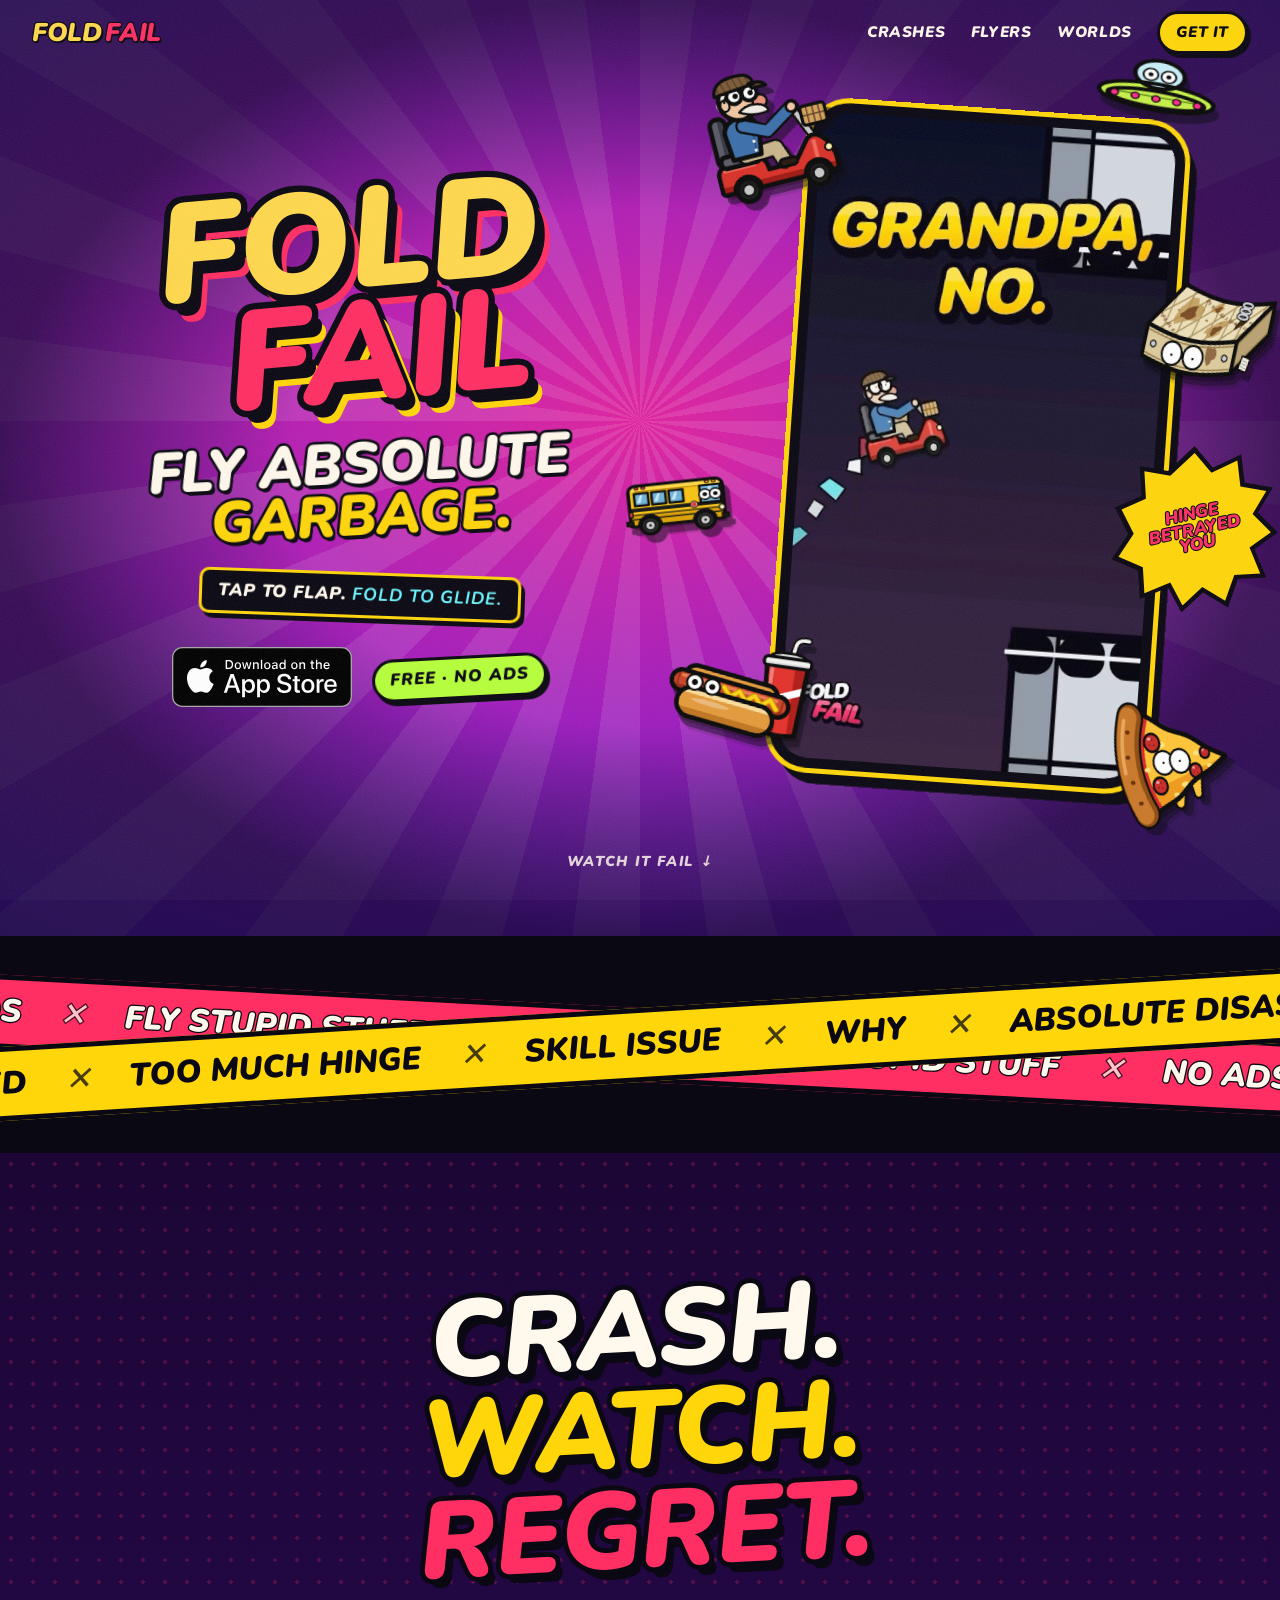
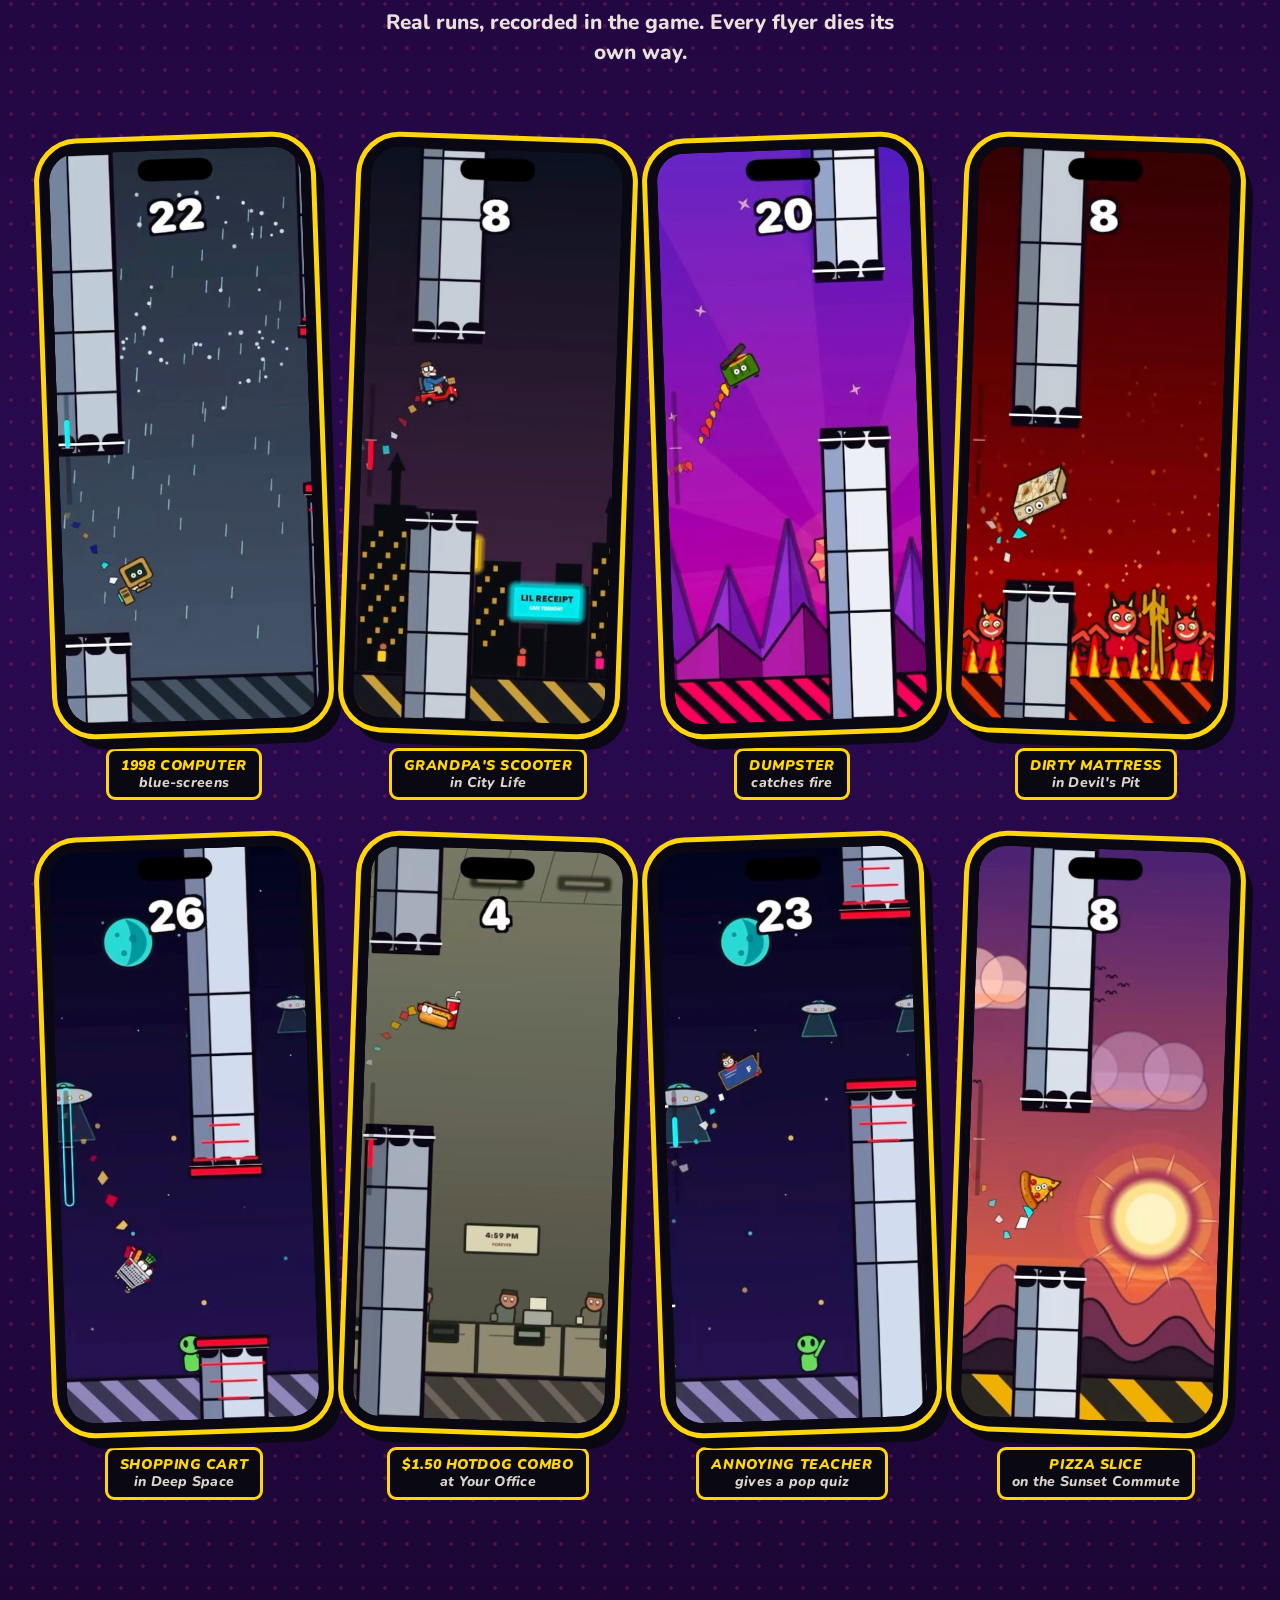
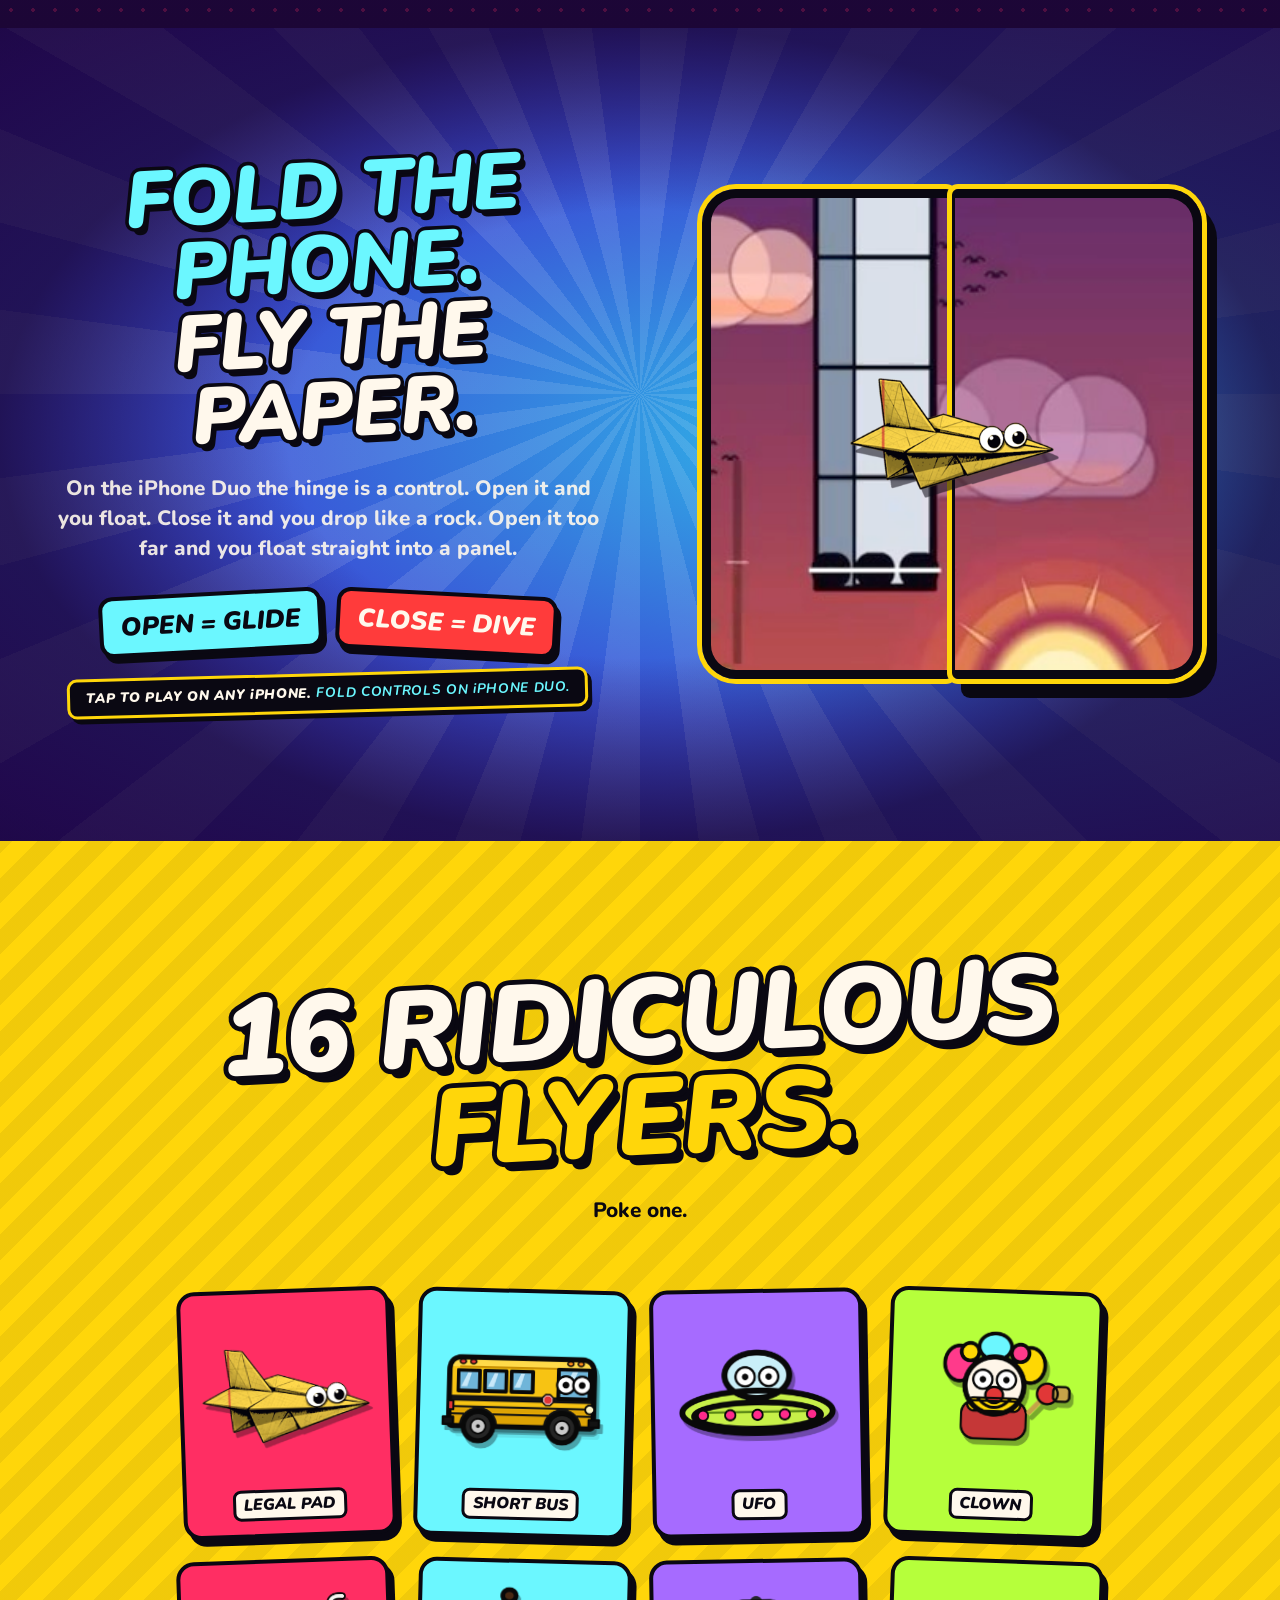
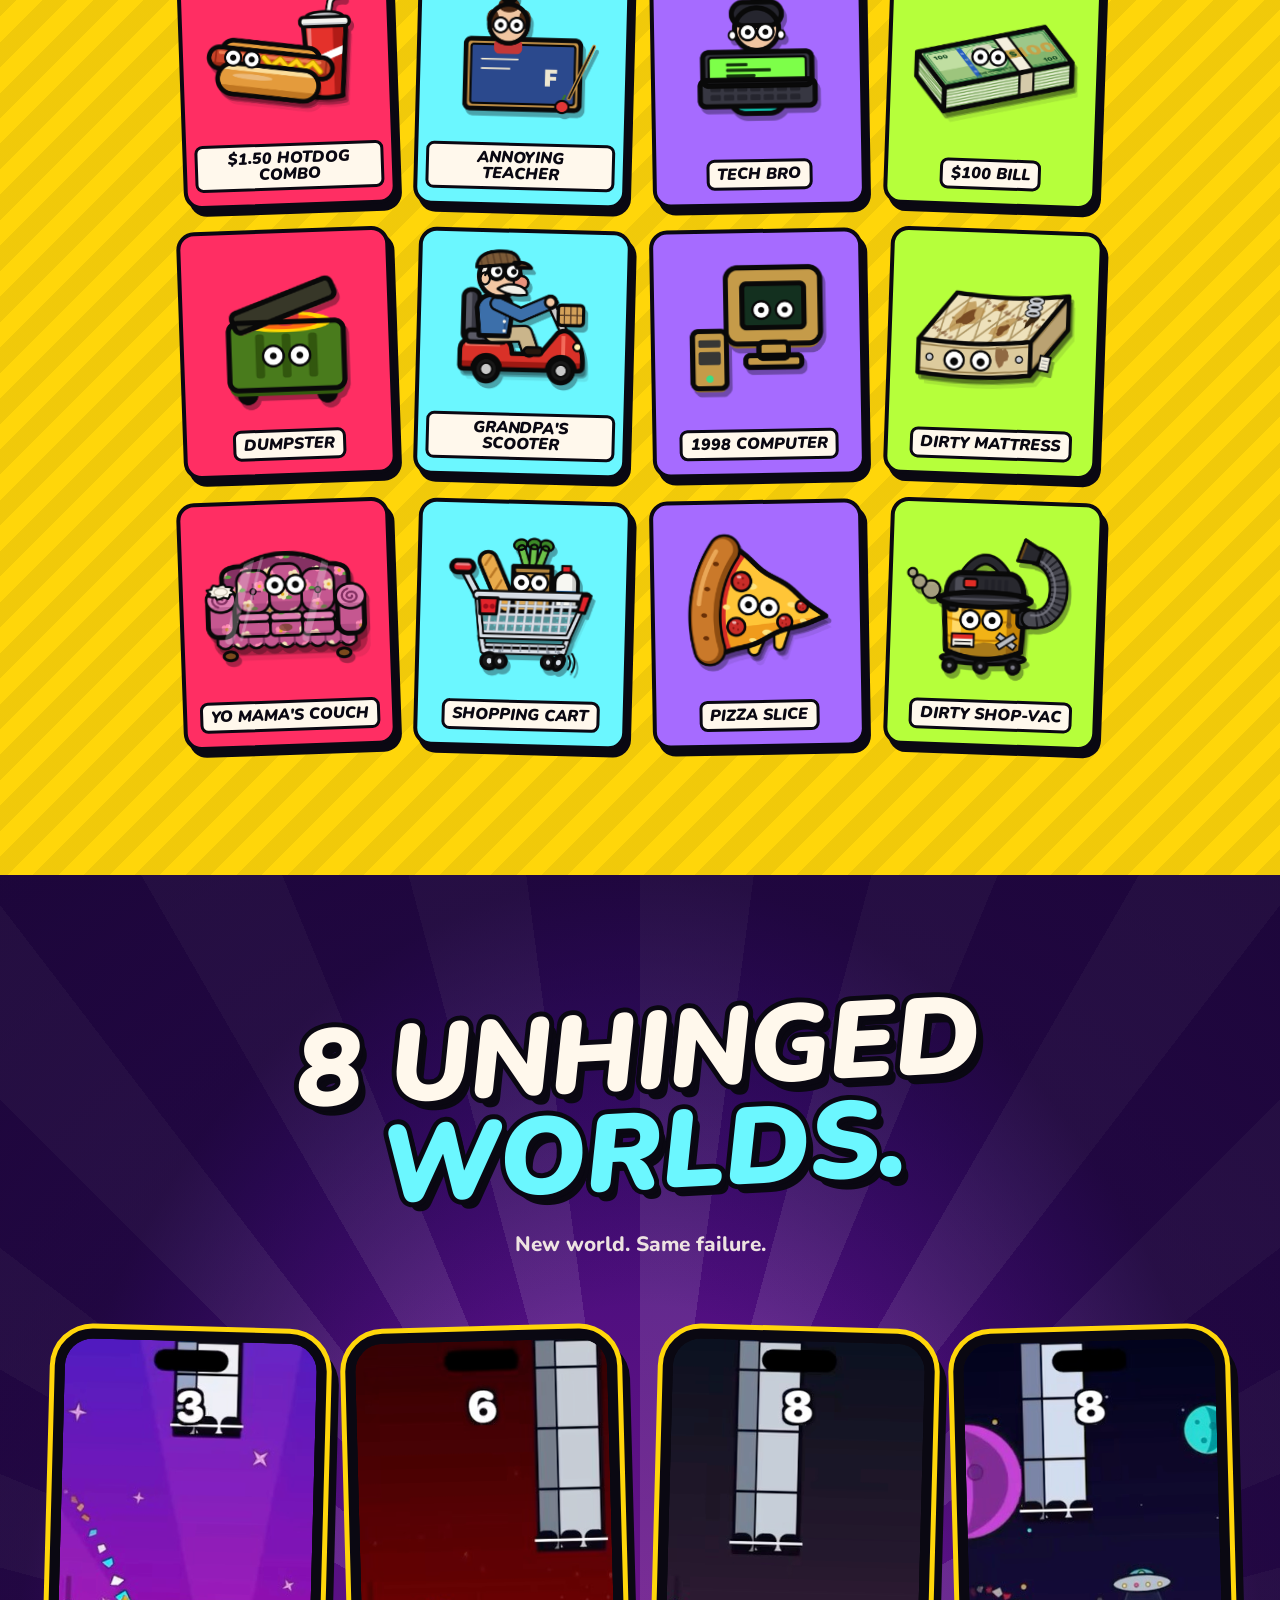
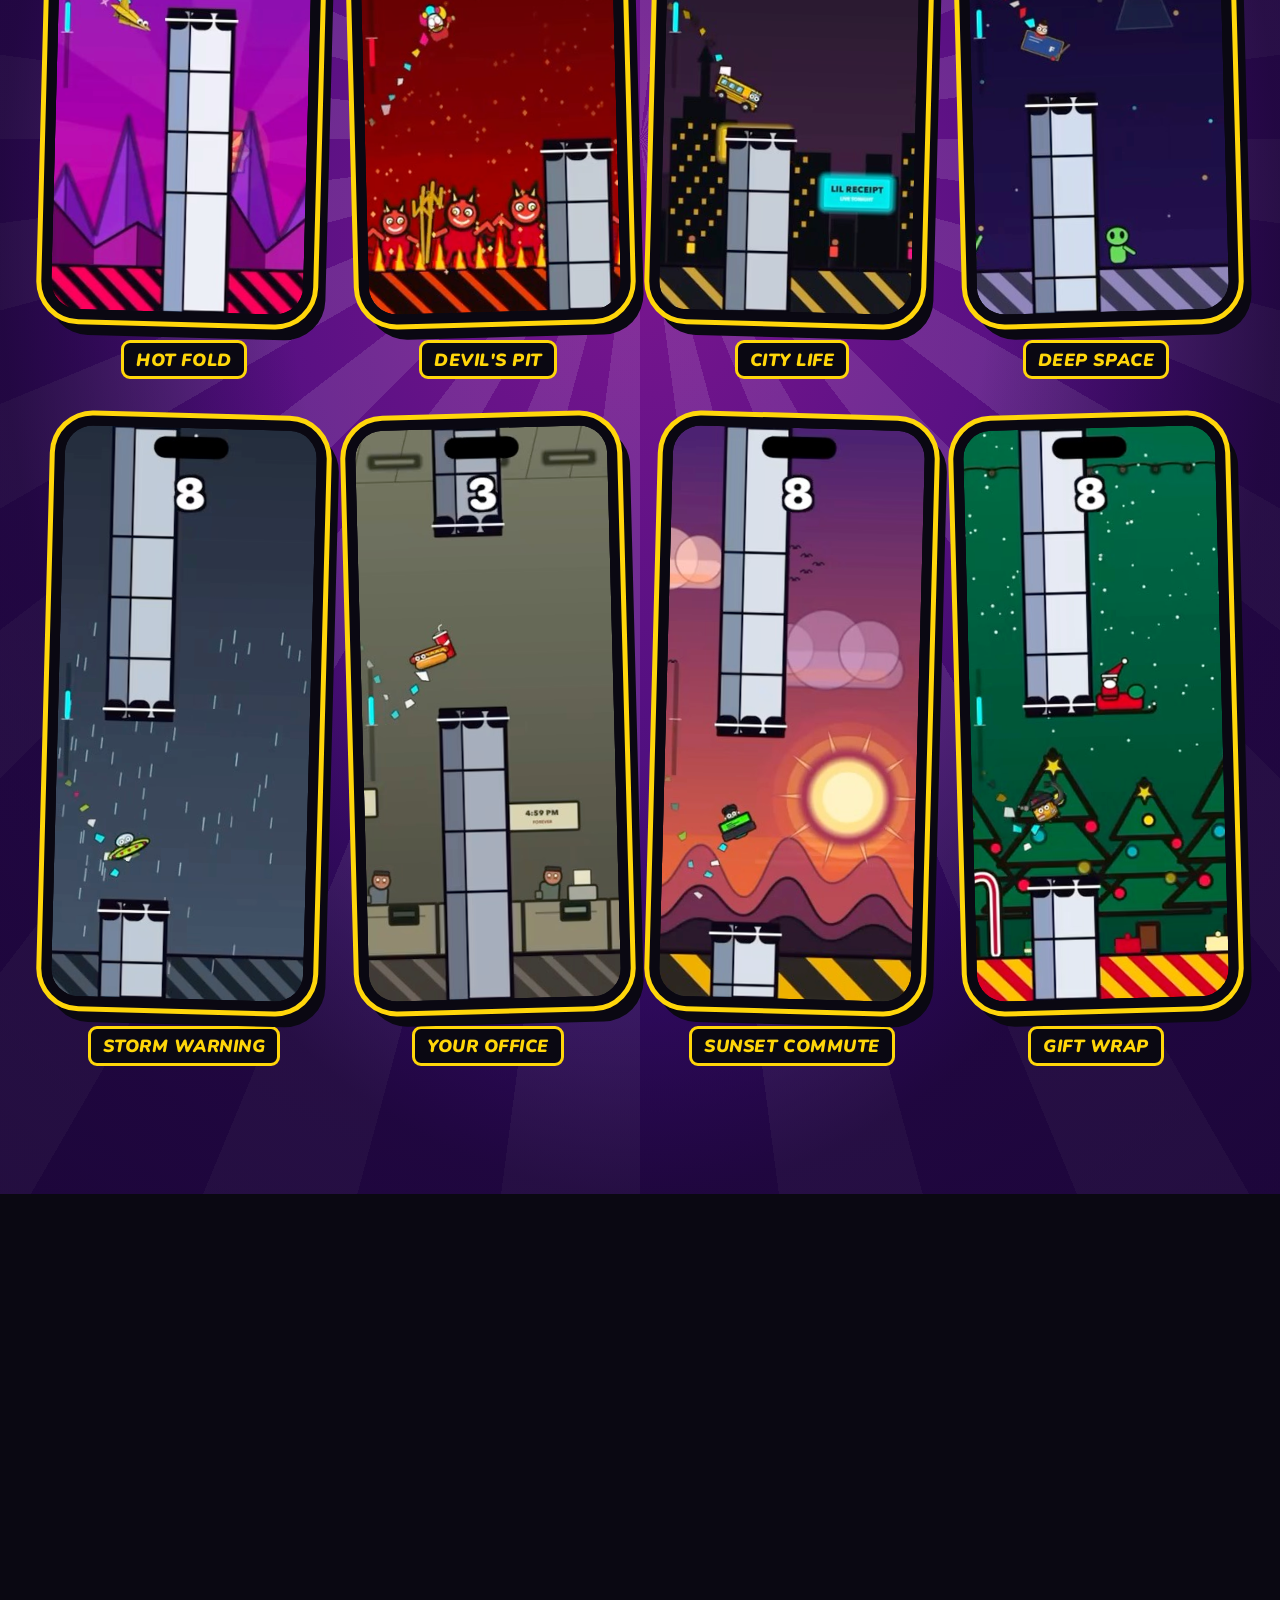
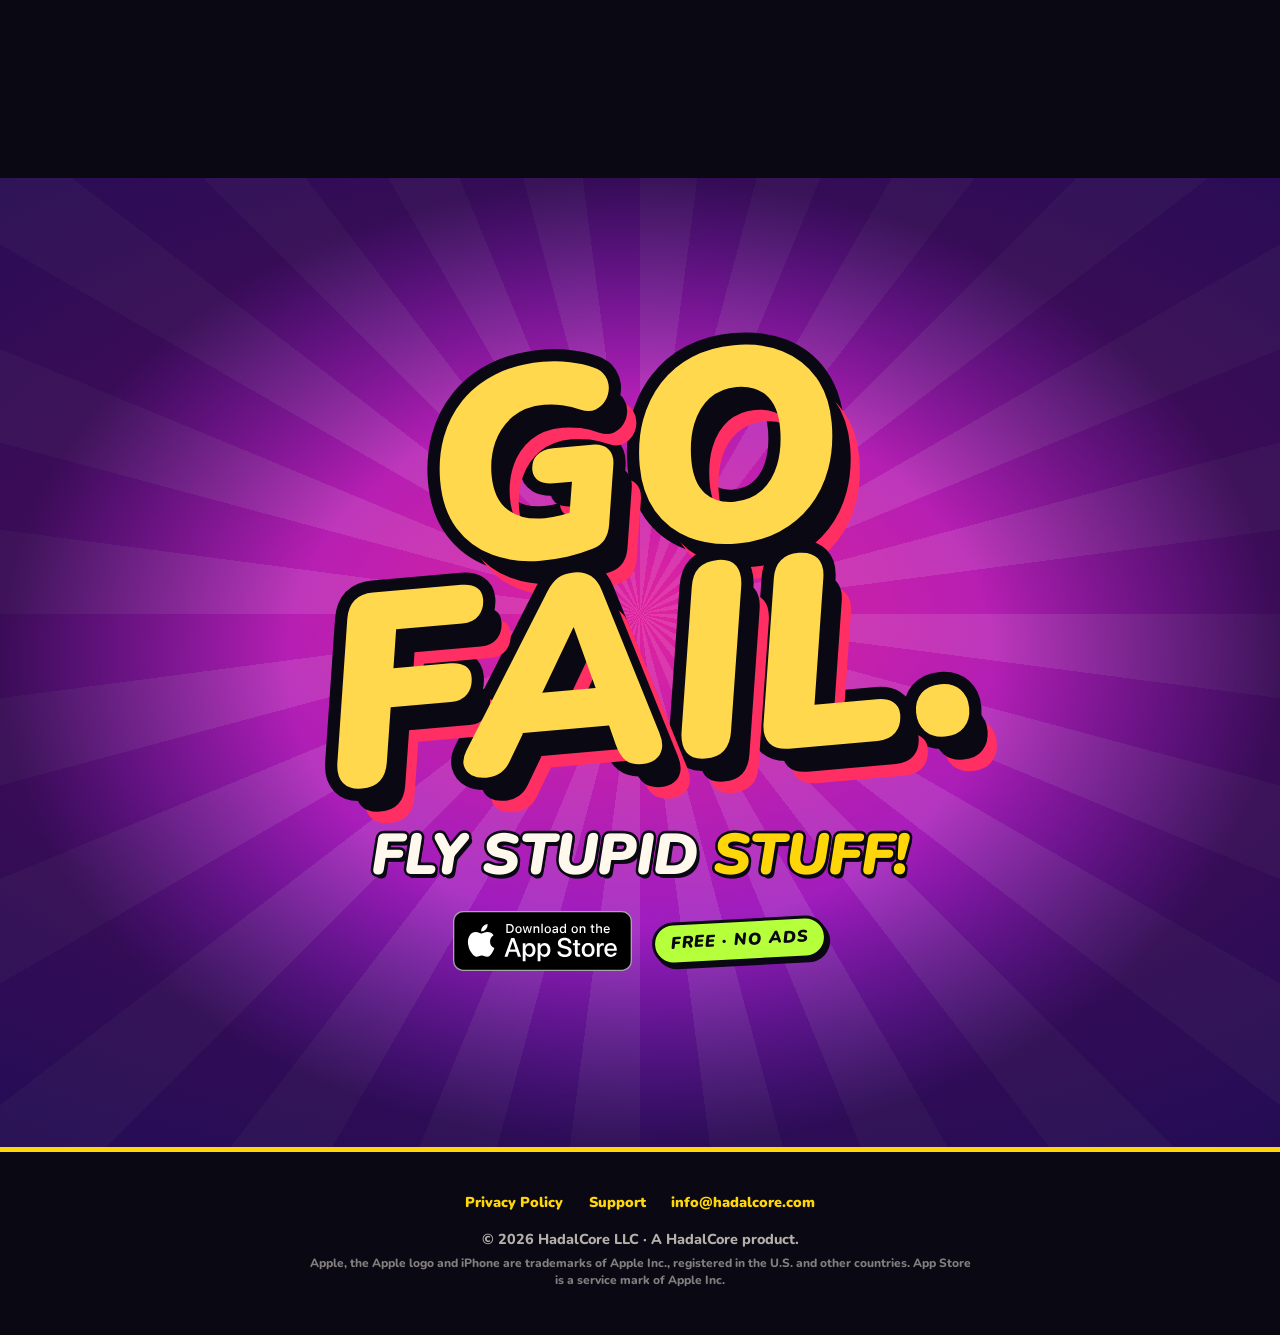
<file: index.html>
<!DOCTYPE html>
<html lang="en">
<head>
  <meta charset="utf-8">
  <meta name="viewport" content="width=device-width, initial-scale=1, viewport-fit=cover">
  <title>Fold Fail — Fly Stupid Stuff</title>
  <meta name="description" content="Fly a dirty mattress, a 1998 computer, or Grandpa's scooter through folding panels. Crash loudly. Built for the iPhone Duo. Free. No ads.">
  <link rel="canonical" href="https://foldfail.app/">
  <meta name="theme-color" content="#1a0630">
  <meta property="og:title" content="Fold Fail — Fly Stupid Stuff">
  <meta property="og:description" content="Fly absolute garbage through folding panels. Crash loudly. Free. No ads.">
  <meta property="og:image" content="clips/hero.jpg">
  <link rel="icon" href="favicon.svg" type="image/svg+xml">
  <link rel="preconnect" href="https://fonts.googleapis.com">
  <link rel="preconnect" href="https://fonts.gstatic.com" crossorigin>
  <link href="https://fonts.googleapis.com/css2?family=Nunito:ital,wght@0,800;0,900;1,900&display=swap" rel="stylesheet">
  <link rel="stylesheet" href="css/site.css">
</head>
<body>
  <div class="grain" aria-hidden="true"></div>

  <header class="nav">
    <a class="nav-mark" href="./">FOLD<span>FAIL</span></a>
    <nav class="nav-links" aria-label="Site">
      <a href="#crashes">CRASHES</a>
      <a href="#flyers">FLYERS</a>
      <a href="#worlds">WORLDS</a>
      <a class="nav-get" href="https://apps.apple.com/app/id6815006578">GET IT</a>
    </nav>
  </header>

  <main>
    <!-- HERO -->
    <section class="hero burst">
      <div class="burst-rays" aria-hidden="true"></div>
      <div class="confetti" aria-hidden="true"></div>

      <div class="hero-inner">
        <div class="hero-copy">
          <h1 class="wordmark slam">
            <span class="wm-fold">FOLD</span>
            <span class="wm-fail">FAIL</span>
          </h1>
          <p class="hero-shout slam" style="--delay: .18s">FLY ABSOLUTE <em>GARBAGE.</em></p>
          <p class="label">TAP TO FLAP. <b>FOLD TO GLIDE.</b></p>
          <div class="cta">
            <a class="badge" href="https://apps.apple.com/app/id6815006578" aria-label="Download Fold Fail on the App Store">
              <img src="assets/app-store-badge.svg" alt="Download on the App Store" width="180" height="60">
            </a>
            <span class="chip">FREE · NO ADS</span>
          </div>
        </div>

        <div class="hero-stage">
          <img class="float f1" src="flyers/blueprint-flap.png" alt="" width="320" height="320">
          <img class="float f2" src="flyers/twofoldbill-panic.png" alt="" width="320" height="320">
          <img class="float f3" src="flyers/loveletter-flap.png" alt="" width="320" height="320">
          <img class="float f4" src="flyers/graph-glide.png" alt="" width="320" height="320">
          <img class="float f5" src="flyers/pizzaslice-panic.png" alt="" width="320" height="320">
          <img class="float f6" src="flyers/notebook-glide.png" alt="" width="320" height="320">

          <div class="phone phone-hero">
            <video src="clips/hero.mp4" poster="clips/hero.jpg" autoplay muted loop playsinline preload="auto" aria-label="Fold Fail trailer: Grandpa's scooter, a dirty mattress and a hot dog combo crash through folding panels."></video>
          </div>

          <div class="starburst hero-burst" aria-hidden="true"><span>HINGE<br>BETRAYED<br>YOU</span></div>
        </div>
      </div>

      <a class="scroll-cue" href="#crashes" aria-label="Scroll to the crashes">WATCH IT FAIL ↓</a>
    </section>

    <!-- TICKER -->
    <div class="tape-zone" aria-hidden="true">
      <div class="tape tape-a"><div class="tape-track">
        <span>FOLDED</span><span>TOO MUCH HINGE</span><span>SKILL ISSUE</span><span>WHY</span><span>ABSOLUTE DISASTER</span><span>PANIC FLAP</span><span>HINGE BETRAYED YOU</span><span>TRY FOLDING LESS</span><span>YOU FOLDED TOO HARD</span><span>THAT WAS EMBARRASSING</span>
        <span>FOLDED</span><span>TOO MUCH HINGE</span><span>SKILL ISSUE</span><span>WHY</span><span>ABSOLUTE DISASTER</span><span>PANIC FLAP</span><span>HINGE BETRAYED YOU</span><span>TRY FOLDING LESS</span><span>YOU FOLDED TOO HARD</span><span>THAT WAS EMBARRASSING</span>
      </div></div>
      <div class="tape tape-b"><div class="tape-track">
        <span>NO ADS</span><span>FLY STUPID STUFF</span><span>NO ADS</span><span>FLY STUPID STUFF</span><span>NO ADS</span><span>FLY STUPID STUFF</span><span>NO ADS</span><span>FLY STUPID STUFF</span>
        <span>NO ADS</span><span>FLY STUPID STUFF</span><span>NO ADS</span><span>FLY STUPID STUFF</span><span>NO ADS</span><span>FLY STUPID STUFF</span><span>NO ADS</span><span>FLY STUPID STUFF</span>
      </div></div>
    </div>

    <!-- CRASH REEL -->
    <section class="section crashes" id="crashes">
      <h2 class="mega reveal">
        <span class="c-white">CRASH.</span>
        <span class="c-yellow">WATCH.</span>
        <span class="c-pink">REGRET.</span>
      </h2>
      <p class="sub reveal">Real runs, recorded in the game. Every flyer dies its own way.</p>

      <div class="reel">
        <figure class="clip reveal">
          <div class="phone"><video data-src="clips/crash-computer.mp4" poster="clips/crash-computer.jpg" muted loop playsinline preload="none"></video></div>
          <figcaption><b>1998 COMPUTER</b> blue-screens</figcaption>
        </figure>
        <figure class="clip reveal">
          <div class="phone"><video data-src="clips/crash-grandpa.mp4" poster="clips/crash-grandpa.jpg" muted loop playsinline preload="none"></video></div>
          <figcaption><b>GRANDPA'S SCOOTER</b> in City Life</figcaption>
        </figure>
        <figure class="clip reveal">
          <div class="phone"><video data-src="clips/crash-dumpster.mp4" poster="clips/crash-dumpster.jpg" muted loop playsinline preload="none"></video></div>
          <figcaption><b>DUMPSTER</b> catches fire</figcaption>
        </figure>
        <figure class="clip reveal">
          <div class="phone"><video data-src="clips/crash-mattress.mp4" poster="clips/crash-mattress.jpg" muted loop playsinline preload="none"></video></div>
          <figcaption><b>DIRTY MATTRESS</b> in Devil's Pit</figcaption>
        </figure>
        <figure class="clip reveal">
          <div class="phone"><video data-src="clips/crash-cart.mp4" poster="clips/crash-cart.jpg" muted loop playsinline preload="none"></video></div>
          <figcaption><b>SHOPPING CART</b> in Deep Space</figcaption>
        </figure>
        <figure class="clip reveal">
          <div class="phone"><video data-src="clips/crash-hotdog.mp4" poster="clips/crash-hotdog.jpg" muted loop playsinline preload="none"></video></div>
          <figcaption><b>$1.50 HOTDOG COMBO</b> at Your Office</figcaption>
        </figure>
        <figure class="clip reveal">
          <div class="phone"><video data-src="clips/crash-teacher.mp4" poster="clips/crash-teacher.jpg" muted loop playsinline preload="none"></video></div>
          <figcaption><b>ANNOYING TEACHER</b> gives a pop quiz</figcaption>
        </figure>
        <figure class="clip reveal">
          <div class="phone"><video data-src="clips/crash-pizza.mp4" poster="clips/crash-pizza.jpg" muted loop playsinline preload="none"></video></div>
          <figcaption><b>PIZZA SLICE</b> on the Sunset Commute</figcaption>
        </figure>
      </div>
    </section>

    <!-- FOLD -->
    <section class="section fold burst burst-cool" id="fold">
      <div class="burst-rays" aria-hidden="true"></div>
      <div class="fold-inner">
        <div class="fold-copy">
          <h2 class="mega reveal">
            <span class="c-cyan">FOLD THE PHONE.</span>
            <span class="c-white">FLY THE PAPER.</span>
          </h2>
          <p class="sub reveal">On the iPhone Duo the hinge is a control. Open it and you float. Close it and you drop like a rock. Open it too far and you float straight into a panel.</p>
          <div class="fold-keys reveal">
            <span class="key key-open">OPEN = GLIDE</span>
            <span class="key key-close">CLOSE = DIVE</span>
          </div>
          <p class="label small">TAP TO PLAY ON ANY iPHONE. <b>FOLD CONTROLS ON iPHONE DUO.</b></p>
        </div>

        <div class="duo reveal" aria-hidden="true">
          <div class="duo-half duo-left"></div>
          <div class="duo-half duo-right"></div>
          <img class="duo-flyer" src="flyers/legalpad-glide.png" alt="" width="320" height="320">
        </div>
      </div>
    </section>

    <!-- FLYERS -->
    <section class="section flyers" id="flyers">
      <h2 class="mega reveal">
        <span class="c-white">16 RIDICULOUS</span>
        <span class="c-yellow">FLYERS.</span>
      </h2>
      <p class="sub reveal">Poke one.</p>

      <ul class="roster">
        <li><button type="button" data-id="legalpad"><img src="flyers/legalpad-idle.png" alt="" width="320" height="320" loading="lazy"><span>LEGAL PAD</span></button></li>
        <li><button type="button" data-id="notebook"><img src="flyers/notebook-idle.png" alt="" width="320" height="320" loading="lazy"><span>SHORT BUS</span></button></li>
        <li><button type="button" data-id="graph"><img src="flyers/graph-idle.png" alt="" width="320" height="320" loading="lazy"><span>UFO</span></button></li>
        <li><button type="button" data-id="crayon"><img src="flyers/crayon-idle.png" alt="" width="320" height="320" loading="lazy"><span>CLOWN</span></button></li>
        <li><button type="button" data-id="loveletter"><img src="flyers/loveletter-idle.png" alt="" width="320" height="320" loading="lazy"><span>$1.50 HOTDOG COMBO</span></button></li>
        <li><button type="button" data-id="taxform"><img src="flyers/taxform-idle.png" alt="" width="320" height="320" loading="lazy"><span>ANNOYING TEACHER</span></button></li>
        <li><button type="button" data-id="divorcepapers"><img src="flyers/divorcepapers-idle.png" alt="" width="320" height="320" loading="lazy"><span>TECH BRO</span></button></li>
        <li><button type="button" data-id="classified"><img src="flyers/classified-idle.png" alt="" width="320" height="320" loading="lazy"><span>$100 BILL</span></button></li>
        <li><button type="button" data-id="treasuremap"><img src="flyers/treasuremap-idle.png" alt="" width="320" height="320" loading="lazy"><span>DUMPSTER</span></button></li>
        <li><button type="button" data-id="blueprint"><img src="flyers/blueprint-idle.png" alt="" width="320" height="320" loading="lazy"><span>GRANDPA'S SCOOTER</span></button></li>
        <li><button type="button" data-id="receipt"><img src="flyers/receipt-idle.png" alt="" width="320" height="320" loading="lazy"><span>1998 COMPUTER</span></button></li>
        <li><button type="button" data-id="twofoldbill"><img src="flyers/twofoldbill-idle.png" alt="" width="320" height="320" loading="lazy"><span>DIRTY MATTRESS</span></button></li>
        <li><button type="button" data-id="yomamacouch"><img src="flyers/yomamacouch-idle.png" alt="" width="320" height="320" loading="lazy"><span>YO MAMA'S COUCH</span></button></li>
        <li><button type="button" data-id="goldenfold"><img src="flyers/goldenfold-idle.png" alt="" width="320" height="320" loading="lazy"><span>SHOPPING CART</span></button></li>
        <li><button type="button" data-id="pizzaslice"><img src="flyers/pizzaslice-idle.png" alt="" width="320" height="320" loading="lazy"><span>PIZZA SLICE</span></button></li>
        <li><button type="button" data-id="dirtyshopvac"><img src="flyers/dirtyshopvac-idle.png" alt="" width="320" height="320" loading="lazy"><span>DIRTY SHOP-VAC</span></button></li>
      </ul>
    </section>

    <!-- WORLDS -->
    <section class="section worlds burst burst-dark" id="worlds">
      <div class="burst-rays" aria-hidden="true"></div>
      <h2 class="mega reveal">
        <span class="c-white">8 UNHINGED</span>
        <span class="c-cyan">WORLDS.</span>
      </h2>
      <p class="sub reveal">New world. Same failure.</p>

      <div class="world-row">
        <figure class="world reveal"><div class="phone"><video data-src="clips/world-hotfold.mp4" poster="clips/world-hotfold.jpg" muted loop playsinline preload="none"></video></div><figcaption>HOT FOLD</figcaption></figure>
        <figure class="world reveal"><div class="phone"><video data-src="clips/world-devilspit.mp4" poster="clips/world-devilspit.jpg" muted loop playsinline preload="none"></video></div><figcaption>DEVIL'S PIT</figcaption></figure>
        <figure class="world reveal"><div class="phone"><video data-src="clips/world-citylife.mp4" poster="clips/world-citylife.jpg" muted loop playsinline preload="none"></video></div><figcaption>CITY LIFE</figcaption></figure>
        <figure class="world reveal"><div class="phone"><video data-src="clips/world-deepspace.mp4" poster="clips/world-deepspace.jpg" muted loop playsinline preload="none"></video></div><figcaption>DEEP SPACE</figcaption></figure>
        <figure class="world reveal"><div class="phone"><video data-src="clips/world-storm.mp4" poster="clips/world-storm.jpg" muted loop playsinline preload="none"></video></div><figcaption>STORM WARNING</figcaption></figure>
        <figure class="world reveal"><div class="phone"><video data-src="clips/world-office.mp4" poster="clips/world-office.jpg" muted loop playsinline preload="none"></video></div><figcaption>YOUR OFFICE</figcaption></figure>
        <figure class="world reveal"><div class="phone"><video data-src="clips/world-sunset.mp4" poster="clips/world-sunset.jpg" muted loop playsinline preload="none"></video></div><figcaption>SUNSET COMMUTE</figcaption></figure>
        <figure class="world reveal"><div class="phone"><video data-src="clips/world-giftwrap.mp4" poster="clips/world-giftwrap.jpg" muted loop playsinline preload="none"></video></div><figcaption>GIFT WRAP</figcaption></figure>
      </div>
    </section>

    <!-- PROMISES -->
    <section class="section promises">
      <div class="promise p1 reveal">
        <img src="flyers/classified-glide.png" alt="" width="320" height="320" loading="lazy">
        <strong>NO ADS.</strong>
        <span>Not one. No ad breaks, no “watch a video to continue.”</span>
      </div>
      <div class="promise p2 reveal">
        <img src="flyers/crayon-panic.png" alt="" width="320" height="320" loading="lazy">
        <strong>YOUR FACE STAYS PUT.</strong>
        <span>Face cam records your reaction on the phone. It only leaves if you share it.</span>
      </div>
      <div class="promise p3 reveal">
        <img src="flyers/receipt-dead.png" alt="" width="320" height="320" loading="lazy">
        <strong>SHARE THE FAIL.</strong>
        <span>Every crash cooks a vertical clip, ready to post.</span>
      </div>
    </section>

    <!-- FINAL CTA -->
    <section class="section final burst">
      <div class="burst-rays" aria-hidden="true"></div>
      <div class="rain" aria-hidden="true"></div>
      <h2 class="final-mark reveal">GO<br>FAIL.</h2>
      <p class="hero-shout reveal">FLY STUPID <em>STUFF!</em></p>
      <div class="cta reveal">
        <a class="badge" href="https://apps.apple.com/app/id6815006578" aria-label="Download Fold Fail on the App Store">
          <img src="assets/app-store-badge.svg" alt="Download on the App Store" width="180" height="60">
        </a>
        <span class="chip">FREE · NO ADS</span>
      </div>
    </section>
  </main>

  <footer class="footer">
    <nav class="footer-links" aria-label="Legal">
      <a href="privacy/">Privacy Policy</a>
      <a href="support/">Support</a>
      <a href="mailto:info@hadalcore.com">info@hadalcore.com</a>
    </nav>
    <p>© 2026 HadalCore LLC · A HadalCore product.</p>
    <p class="fine">Apple, the Apple logo and iPhone are trademarks of Apple Inc., registered in the U.S. and other countries. App Store is a service mark of Apple Inc.</p>
  </footer>

  <script src="js/site.js" defer></script>
</body>
</html>
</file>
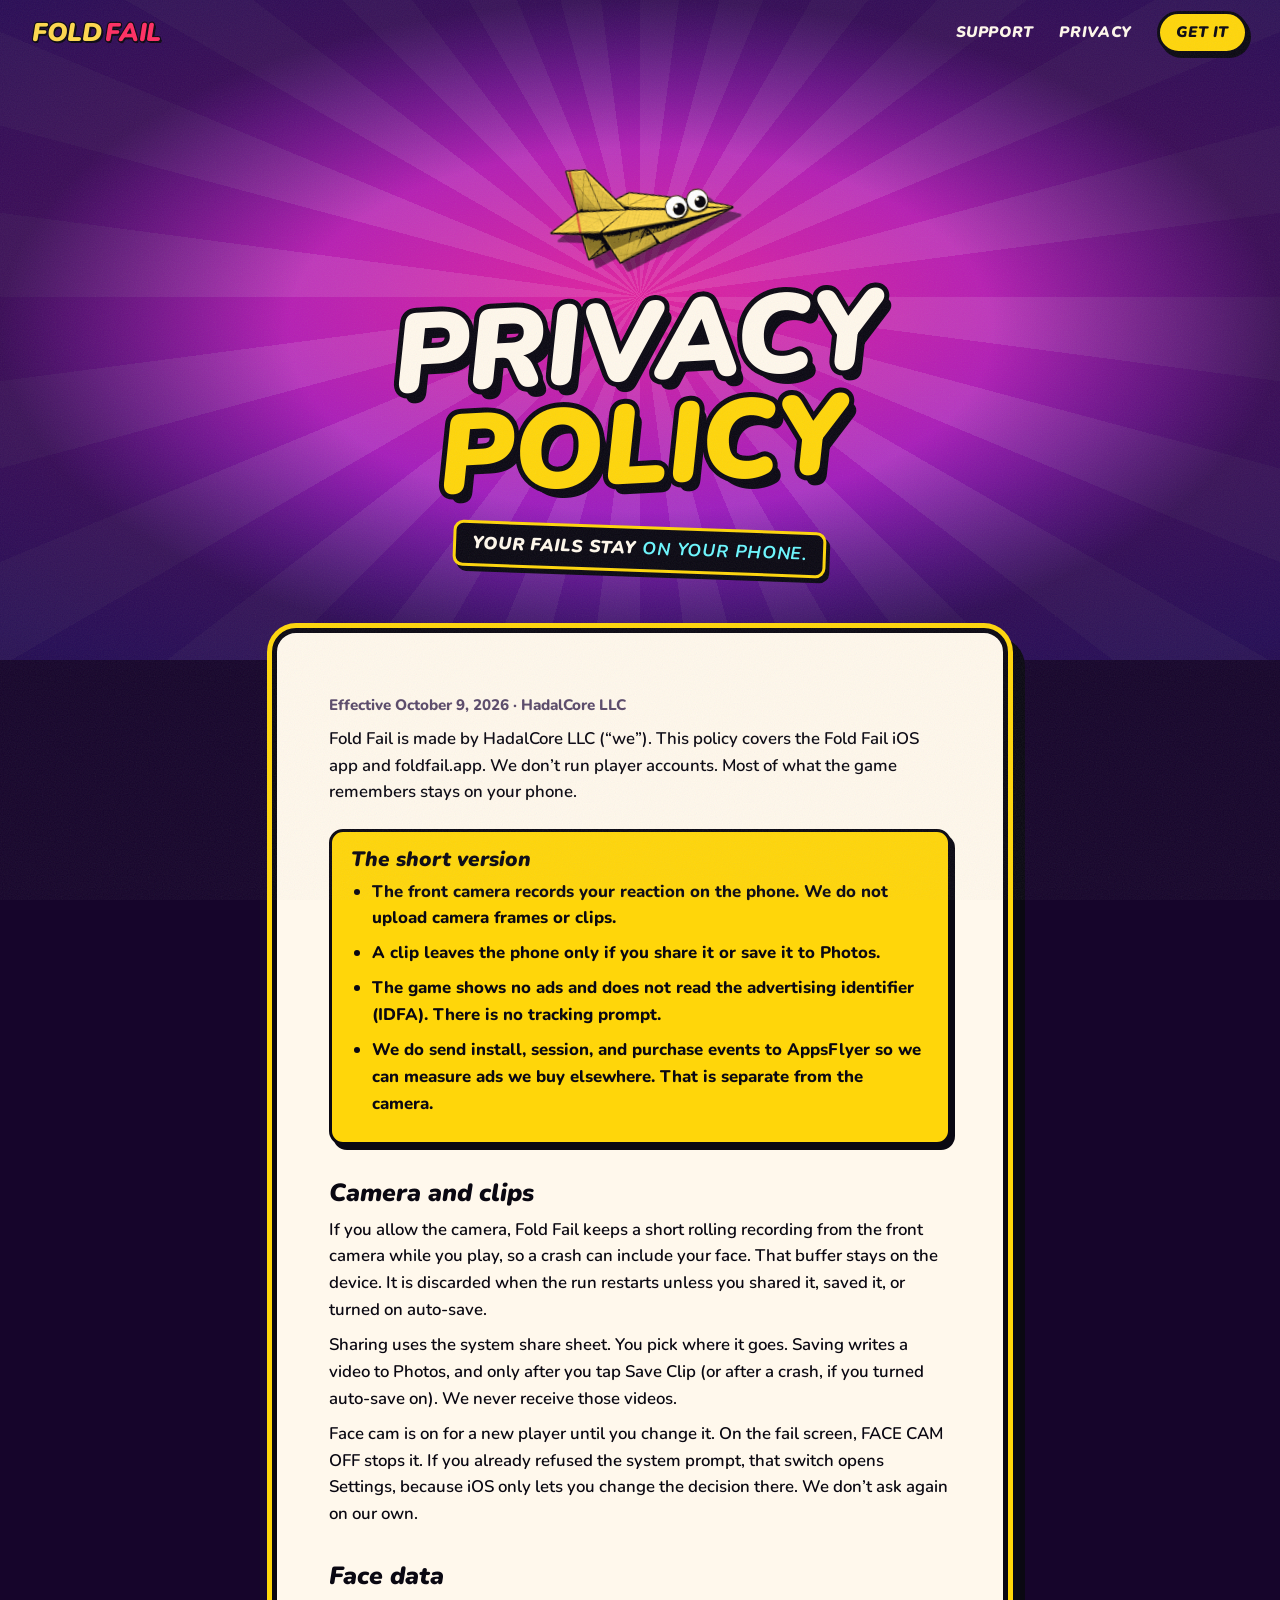
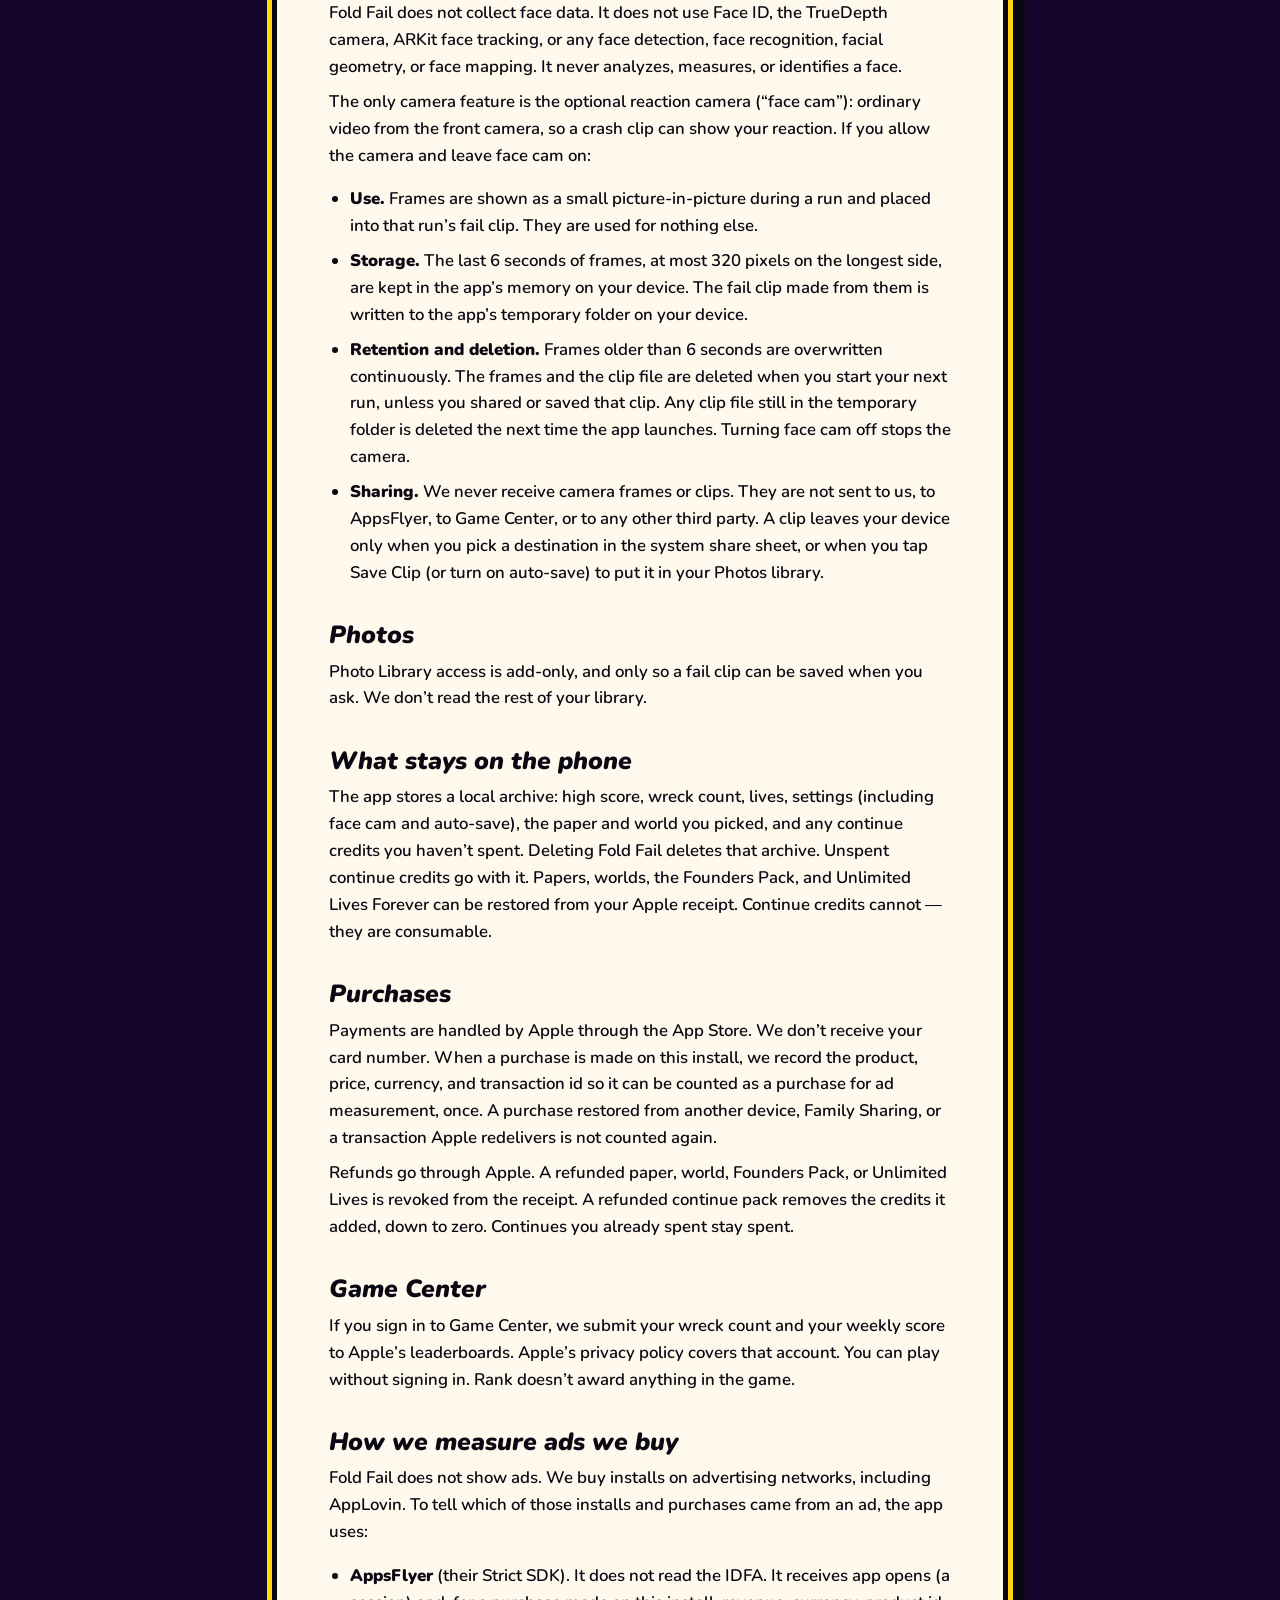
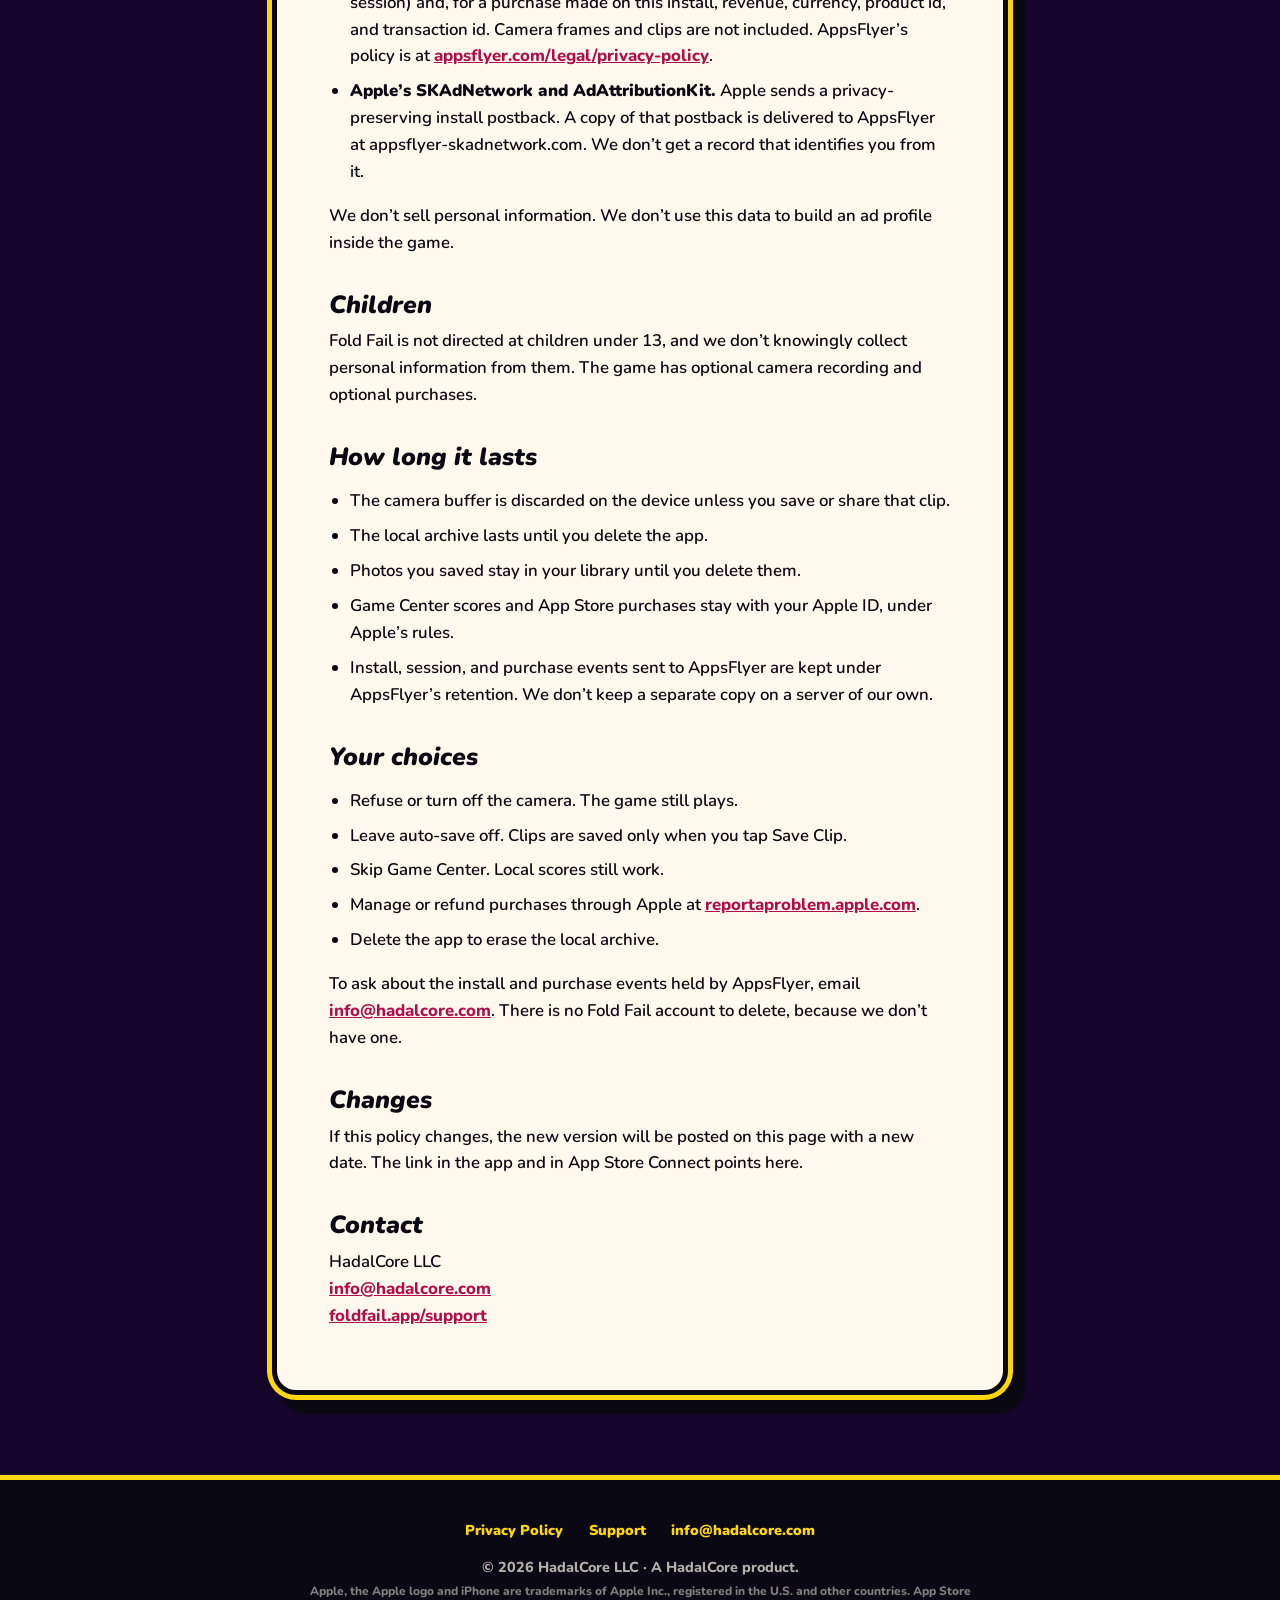
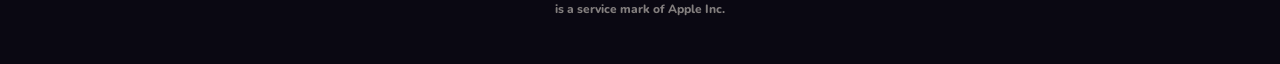
<file: privacy/index.html>
<!DOCTYPE html>
<html lang="en">
<head>
  <meta charset="utf-8">
  <meta name="viewport" content="width=device-width, initial-scale=1, viewport-fit=cover">
  <title>Privacy Policy — Fold Fail</title>
  <meta name="description" content="Privacy policy for Fold Fail, from HadalCore LLC. What stays on your phone, and the install and purchase data used to measure ads.">
  <link rel="canonical" href="https://foldfail.app/privacy/">
  <meta name="theme-color" content="#1a0630">
  <link rel="icon" href="../favicon.svg" type="image/svg+xml">
  <link rel="preconnect" href="https://fonts.googleapis.com">
  <link rel="preconnect" href="https://fonts.gstatic.com" crossorigin>
  <link href="https://fonts.googleapis.com/css2?family=Nunito:ital,wght@0,600;0,800;0,900;1,900&display=swap" rel="stylesheet">
  <link rel="stylesheet" href="../css/site.css">
</head>
<body class="doc-page">
  <div class="grain" aria-hidden="true"></div>

  <header class="nav">
    <a class="nav-mark" href="../">FOLD<span>FAIL</span></a>
    <nav class="nav-links" aria-label="Site">
      <a href="../support/">SUPPORT</a>
      <a href="../privacy/">PRIVACY</a>
      <a class="nav-get" href="https://apps.apple.com/app/id6815006578">GET IT</a>
    </nav>
  </header>

  <main>
    <section class="doc-hero burst">
      <div class="burst-rays" aria-hidden="true"></div>
      <img class="doc-flyer" src="../flyers/legalpad-glide.png" alt="" width="320" height="320">
      <h1 class="mega"><span class="c-white">PRIVACY</span><span class="c-yellow">POLICY</span></h1>
      <p class="label">YOUR FAILS STAY <b>ON YOUR PHONE.</b></p>
    </section>

    <article class="doc">
      <p class="meta">Effective October 9, 2026 · HadalCore LLC</p>
      <p>Fold Fail is made by HadalCore LLC (“we”). This policy covers the Fold Fail iOS app and foldfail.app. We don’t run player accounts. Most of what the game remembers stays on your phone.</p>

      <div class="callout">
        <h2>The short version</h2>
        <ul>
          <li>The front camera records your reaction on the phone. We do not upload camera frames or clips.</li>
          <li>A clip leaves the phone only if you share it or save it to Photos.</li>
          <li>The game shows no ads and does not read the advertising identifier (IDFA). There is no tracking prompt.</li>
          <li>We do send install, session, and purchase events to AppsFlyer so we can measure ads we buy elsewhere. That is separate from the camera.</li>
        </ul>
      </div>

      <h2>Camera and clips</h2>
      <p>If you allow the camera, Fold Fail keeps a short rolling recording from the front camera while you play, so a crash can include your face. That buffer stays on the device. It is discarded when the run restarts unless you shared it, saved it, or turned on auto-save.</p>
      <p>Sharing uses the system share sheet. You pick where it goes. Saving writes a video to Photos, and only after you tap Save Clip (or after a crash, if you turned auto-save on). We never receive those videos.</p>
      <p>Face cam is on for a new player until you change it. On the fail screen, FACE CAM OFF stops it. If you already refused the system prompt, that switch opens Settings, because iOS only lets you change the decision there. We don’t ask again on our own.</p>

      <h2>Face data</h2>
      <p>Fold Fail does not collect face data. It does not use Face ID, the TrueDepth camera, ARKit face tracking, or any face detection, face recognition, facial geometry, or face mapping. It never analyzes, measures, or identifies a face.</p>
      <p>The only camera feature is the optional reaction camera (“face cam”): ordinary video from the front camera, so a crash clip can show your reaction. If you allow the camera and leave face cam on:</p>
      <ul>
        <li><strong>Use.</strong> Frames are shown as a small picture-in-picture during a run and placed into that run’s fail clip. They are used for nothing else.</li>
        <li><strong>Storage.</strong> The last 6 seconds of frames, at most 320 pixels on the longest side, are kept in the app’s memory on your device. The fail clip made from them is written to the app’s temporary folder on your device.</li>
        <li><strong>Retention and deletion.</strong> Frames older than 6 seconds are overwritten continuously. The frames and the clip file are deleted when you start your next run, unless you shared or saved that clip. Any clip file still in the temporary folder is deleted the next time the app launches. Turning face cam off stops the camera.</li>
        <li><strong>Sharing.</strong> We never receive camera frames or clips. They are not sent to us, to AppsFlyer, to Game Center, or to any other third party. A clip leaves your device only when you pick a destination in the system share sheet, or when you tap Save Clip (or turn on auto-save) to put it in your Photos library.</li>
      </ul>

      <h2>Photos</h2>
      <p>Photo Library access is add-only, and only so a fail clip can be saved when you ask. We don’t read the rest of your library.</p>

      <h2>What stays on the phone</h2>
      <p>The app stores a local archive: high score, wreck count, lives, settings (including face cam and auto-save), the paper and world you picked, and any continue credits you haven’t spent. Deleting Fold Fail deletes that archive. Unspent continue credits go with it. Papers, worlds, the Founders Pack, and Unlimited Lives Forever can be restored from your Apple receipt. Continue credits cannot — they are consumable.</p>

      <h2>Purchases</h2>
      <p>Payments are handled by Apple through the App Store. We don’t receive your card number. When a purchase is made on this install, we record the product, price, currency, and transaction id so it can be counted as a purchase for ad measurement, once. A purchase restored from another device, Family Sharing, or a transaction Apple redelivers is not counted again.</p>
      <p>Refunds go through Apple. A refunded paper, world, Founders Pack, or Unlimited Lives is revoked from the receipt. A refunded continue pack removes the credits it added, down to zero. Continues you already spent stay spent.</p>

      <h2>Game Center</h2>
      <p>If you sign in to Game Center, we submit your wreck count and your weekly score to Apple’s leaderboards. Apple’s privacy policy covers that account. You can play without signing in. Rank doesn’t award anything in the game.</p>

      <h2>How we measure ads we buy</h2>
      <p>Fold Fail does not show ads. We buy installs on advertising networks, including AppLovin. To tell which of those installs and purchases came from an ad, the app uses:</p>
      <ul>
        <li><strong>AppsFlyer</strong> (their Strict SDK). It does not read the IDFA. It receives app opens (a session) and, for a purchase made on this install, revenue, currency, product id, and transaction id. Camera frames and clips are not included. AppsFlyer’s policy is at <a href="https://www.appsflyer.com/legal/privacy-policy/">appsflyer.com/legal/privacy-policy</a>.</li>
        <li><strong>Apple’s SKAdNetwork and AdAttributionKit.</strong> Apple sends a privacy-preserving install postback. A copy of that postback is delivered to AppsFlyer at appsflyer-skadnetwork.com. We don’t get a record that identifies you from it.</li>
      </ul>
      <p>We don’t sell personal information. We don’t use this data to build an ad profile inside the game.</p>

      <h2>Children</h2>
      <p>Fold Fail is not directed at children under 13, and we don’t knowingly collect personal information from them. The game has optional camera recording and optional purchases.</p>

      <h2>How long it lasts</h2>
      <ul>
        <li>The camera buffer is discarded on the device unless you save or share that clip.</li>
        <li>The local archive lasts until you delete the app.</li>
        <li>Photos you saved stay in your library until you delete them.</li>
        <li>Game Center scores and App Store purchases stay with your Apple ID, under Apple’s rules.</li>
        <li>Install, session, and purchase events sent to AppsFlyer are kept under AppsFlyer’s retention. We don’t keep a separate copy on a server of our own.</li>
      </ul>

      <h2>Your choices</h2>
      <ul>
        <li>Refuse or turn off the camera. The game still plays.</li>
        <li>Leave auto-save off. Clips are saved only when you tap Save Clip.</li>
        <li>Skip Game Center. Local scores still work.</li>
        <li>Manage or refund purchases through Apple at <a href="https://reportaproblem.apple.com">reportaproblem.apple.com</a>.</li>
        <li>Delete the app to erase the local archive.</li>
      </ul>
      <p>To ask about the install and purchase events held by AppsFlyer, email <a href="mailto:info@hadalcore.com">info@hadalcore.com</a>. There is no Fold Fail account to delete, because we don’t have one.</p>

      <h2>Changes</h2>
      <p>If this policy changes, the new version will be posted on this page with a new date. The link in the app and in App Store Connect points here.</p>

      <h2>Contact</h2>
      <p>HadalCore LLC<br>
      <a href="mailto:info@hadalcore.com">info@hadalcore.com</a><br>
      <a href="../support/">foldfail.app/support</a></p>
    </article>
  </main>

  <footer class="footer">
    <nav class="footer-links" aria-label="Legal">
      <a href="../privacy/">Privacy Policy</a>
      <a href="../support/">Support</a>
      <a href="mailto:info@hadalcore.com">info@hadalcore.com</a>
    </nav>
    <p>© 2026 HadalCore LLC · A HadalCore product.</p>
    <p class="fine">Apple, the Apple logo and iPhone are trademarks of Apple Inc., registered in the U.S. and other countries. App Store is a service mark of Apple Inc.</p>
  </footer>

  <script src="../js/site.js" defer></script>
</body>
</html>
</file>
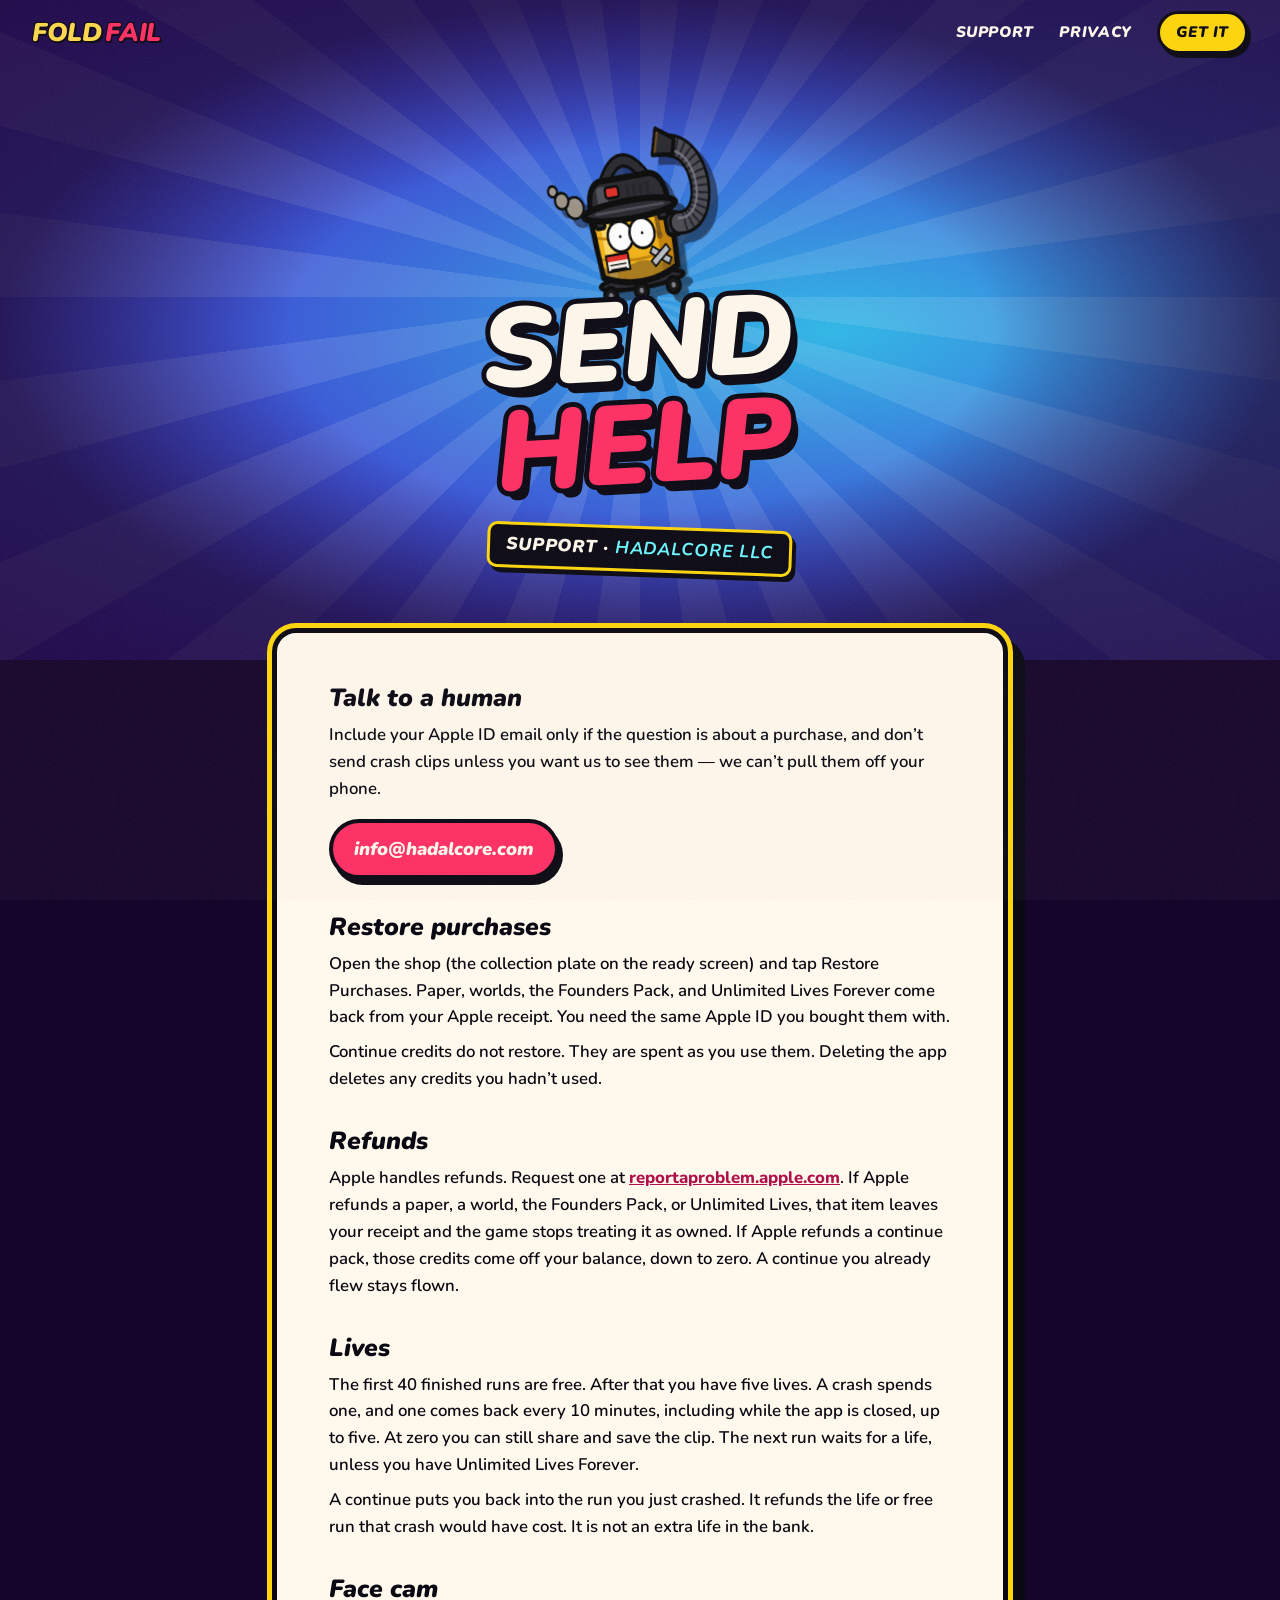
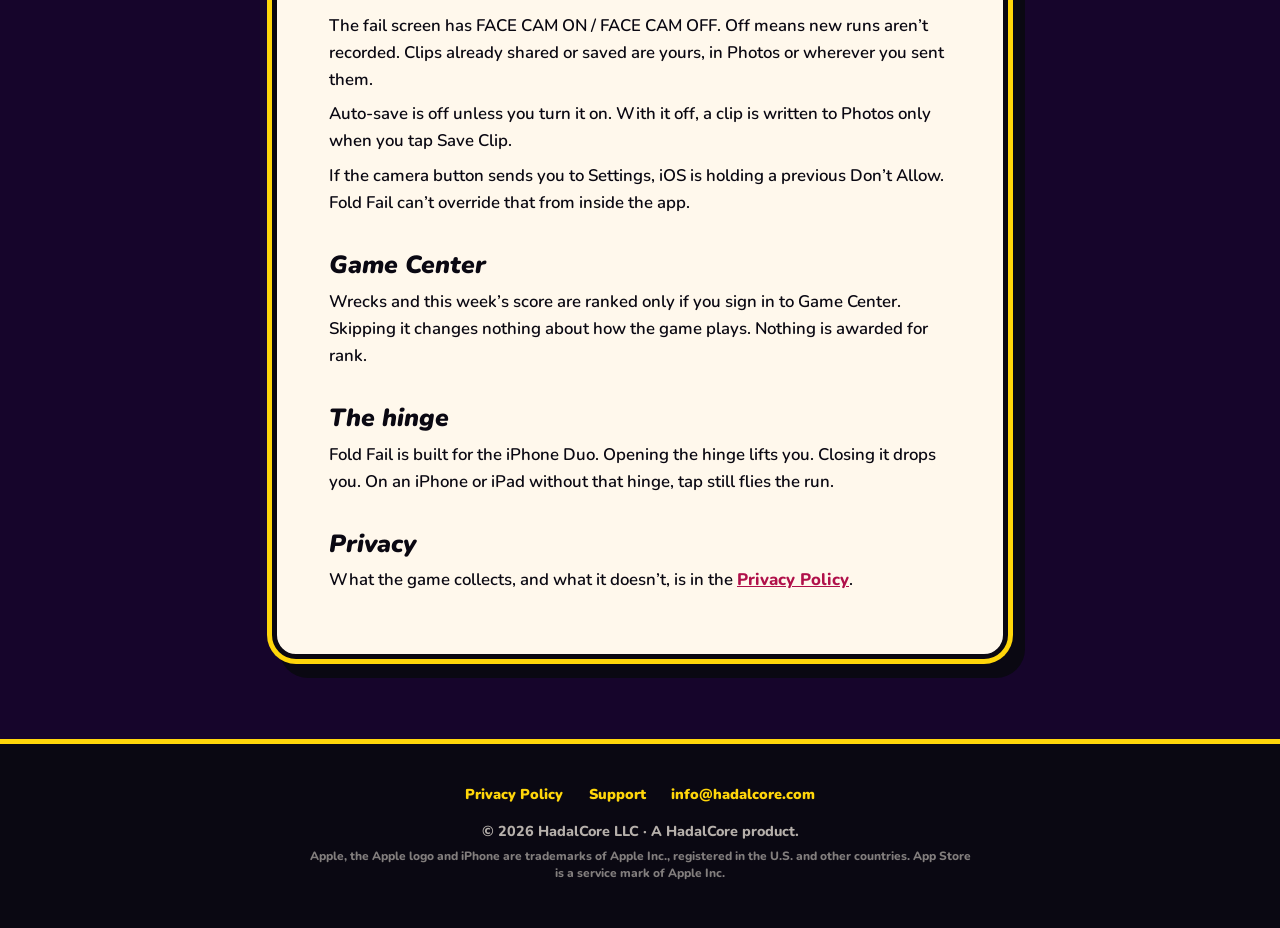
<file: support/index.html>
<!DOCTYPE html>
<html lang="en">
<head>
  <meta charset="utf-8">
  <meta name="viewport" content="width=device-width, initial-scale=1, viewport-fit=cover">
  <title>Support — Fold Fail</title>
  <meta name="description" content="Help for Fold Fail: restore purchases, lives, continues, face cam, and how to reach HadalCore.">
  <link rel="canonical" href="https://foldfail.app/support/">
  <meta name="theme-color" content="#1a0630">
  <link rel="icon" href="../favicon.svg" type="image/svg+xml">
  <link rel="preconnect" href="https://fonts.googleapis.com">
  <link rel="preconnect" href="https://fonts.gstatic.com" crossorigin>
  <link href="https://fonts.googleapis.com/css2?family=Nunito:ital,wght@0,600;0,800;0,900;1,900&display=swap" rel="stylesheet">
  <link rel="stylesheet" href="../css/site.css">
</head>
<body class="doc-page">
  <div class="grain" aria-hidden="true"></div>

  <header class="nav">
    <a class="nav-mark" href="../">FOLD<span>FAIL</span></a>
    <nav class="nav-links" aria-label="Site">
      <a href="../support/">SUPPORT</a>
      <a href="../privacy/">PRIVACY</a>
      <a class="nav-get" href="https://apps.apple.com/app/id6815006578">GET IT</a>
    </nav>
  </header>

  <main>
    <section class="doc-hero burst burst-cool">
      <div class="burst-rays" aria-hidden="true"></div>
      <img class="doc-flyer" src="../flyers/dirtyshopvac-panic.png" alt="" width="320" height="320">
      <h1 class="mega"><span class="c-white">SEND</span><span class="c-pink">HELP</span></h1>
      <p class="label">SUPPORT · <b>HADALCORE LLC</b></p>
    </section>

    <article class="doc">
      <h2>Talk to a human</h2>
      <p>Include your Apple ID email only if the question is about a purchase, and don’t send crash clips unless you want us to see them — we can’t pull them off your phone.</p>
      <a class="mailto" href="mailto:info@hadalcore.com">info@hadalcore.com</a>

      <h2>Restore purchases</h2>
      <p>Open the shop (the collection plate on the ready screen) and tap Restore Purchases. Paper, worlds, the Founders Pack, and Unlimited Lives Forever come back from your Apple receipt. You need the same Apple ID you bought them with.</p>
      <p>Continue credits do not restore. They are spent as you use them. Deleting the app deletes any credits you hadn’t used.</p>

      <h2>Refunds</h2>
      <p>Apple handles refunds. Request one at <a href="https://reportaproblem.apple.com">reportaproblem.apple.com</a>. If Apple refunds a paper, a world, the Founders Pack, or Unlimited Lives, that item leaves your receipt and the game stops treating it as owned. If Apple refunds a continue pack, those credits come off your balance, down to zero. A continue you already flew stays flown.</p>

      <h2>Lives</h2>
      <p>The first 40 finished runs are free. After that you have five lives. A crash spends one, and one comes back every 10 minutes, including while the app is closed, up to five. At zero you can still share and save the clip. The next run waits for a life, unless you have Unlimited Lives Forever.</p>
      <p>A continue puts you back into the run you just crashed. It refunds the life or free run that crash would have cost. It is not an extra life in the bank.</p>

      <h2>Face cam</h2>
      <p>The fail screen has FACE CAM ON / FACE CAM OFF. Off means new runs aren’t recorded. Clips already shared or saved are yours, in Photos or wherever you sent them.</p>
      <p>Auto-save is off unless you turn it on. With it off, a clip is written to Photos only when you tap Save Clip.</p>
      <p>If the camera button sends you to Settings, iOS is holding a previous Don’t Allow. Fold Fail can’t override that from inside the app.</p>

      <h2>Game Center</h2>
      <p>Wrecks and this week’s score are ranked only if you sign in to Game Center. Skipping it changes nothing about how the game plays. Nothing is awarded for rank.</p>

      <h2>The hinge</h2>
      <p>Fold Fail is built for the iPhone Duo. Opening the hinge lifts you. Closing it drops you. On an iPhone or iPad without that hinge, tap still flies the run.</p>

      <h2>Privacy</h2>
      <p>What the game collects, and what it doesn’t, is in the <a href="../privacy/">Privacy Policy</a>.</p>
    </article>
  </main>

  <footer class="footer">
    <nav class="footer-links" aria-label="Legal">
      <a href="../privacy/">Privacy Policy</a>
      <a href="../support/">Support</a>
      <a href="mailto:info@hadalcore.com">info@hadalcore.com</a>
    </nav>
    <p>© 2026 HadalCore LLC · A HadalCore product.</p>
    <p class="fine">Apple, the Apple logo and iPhone are trademarks of Apple Inc., registered in the U.S. and other countries. App Store is a service mark of Apple Inc.</p>
  </footer>

  <script src="../js/site.js" defer></script>
</body>
</html>
</file>
<file: css/site.css>
/* Fold Fail — foldfail.app */

:root {
  --ink: #0a0812;
  --night: #16052b;
  --plum: #2a0a52;
  --violet: #4a1fb8;
  --magenta: #c41e9b;
  --pink: #ff2e63;
  --yellow: #ffd60a;
  --paper: #ffd84d;
  --cyan: #6bf7ff;
  --red: #ff3b3b;
  --lime: #b6ff3b;
  --white: #fff8ec;

  --display: "SF Pro Rounded", ui-rounded, "Nunito", "Arial Rounded MT Bold", system-ui, sans-serif;
  --body: "Nunito", ui-rounded, system-ui, -apple-system, sans-serif;

  --edge: clamp(3px, .5vw, 5px);
  --drop: clamp(5px, .9vw, 10px);
  --max: 1200px;
}

*, *::before, *::after { box-sizing: border-box; }

html { scroll-behavior: smooth; -webkit-text-size-adjust: 100%; }

body {
  margin: 0;
  background: var(--night);
  color: var(--white);
  font-family: var(--body);
  font-weight: 800;
  line-height: 1.45;
  overflow-x: hidden;
  -webkit-font-smoothing: antialiased;
}

main { overflow-x: clip; }

img, video { display: block; max-width: 100%; }
img { height: auto; }

a { color: inherit; }

::selection { background: var(--pink); color: var(--white); }

/* ---------- Type ---------- */

.wordmark, .mega, .hero-shout, .final-mark, .starburst span, .nav-mark,
.promise strong, .stamp {
  font-family: var(--display);
  font-weight: 900;
  font-style: italic;
  text-transform: uppercase;
  letter-spacing: -.01em;
  line-height: .9;
  -webkit-text-stroke: .09em var(--ink);
  paint-order: stroke fill;
}

.extrude {
  text-shadow: .03em .045em 0 var(--ink), .06em .09em 0 var(--ink), .09em .135em 0 var(--ink);
}

/* ---------- Nav ---------- */

.nav {
  position: fixed;
  inset: 0 0 auto 0;
  z-index: 50;
  display: flex;
  align-items: center;
  justify-content: space-between;
  gap: 1rem;
  padding: .7rem clamp(1rem, 3vw, 2rem);
  padding-top: max(.7rem, env(safe-area-inset-top));
  transition: background .25s, box-shadow .25s;
}

.nav.scrolled {
  background: rgba(10, 8, 18, .88);
  -webkit-backdrop-filter: blur(10px);
  backdrop-filter: blur(10px);
  box-shadow: 0 4px 0 var(--yellow);
}

.nav-mark {
  font-size: 1.6rem;
  color: var(--paper);
  text-decoration: none;
  text-shadow: .05em .07em 0 var(--ink);
}

.nav-mark span { color: var(--pink); margin-left: .12em; }

.nav-links { display: flex; align-items: center; gap: clamp(.6rem, 2vw, 1.6rem); }

.nav-links a {
  font-weight: 900;
  font-style: italic;
  font-size: .95rem;
  letter-spacing: .04em;
  text-decoration: none;
  color: var(--white);
}

.nav-links a:hover { color: var(--yellow); }

.nav-links .nav-get {
  background: var(--yellow);
  color: var(--ink);
  padding: .45rem 1rem;
  border: 3px solid var(--ink);
  border-radius: 999px;
  box-shadow: 3px 4px 0 var(--ink);
  transition: transform .15s;
}

.nav-links .nav-get:hover { color: var(--ink); transform: rotate(-4deg) scale(1.06); }

@media (max-width: 640px) {
  .nav-links a:not(.nav-get) { display: none; }
}

/* ---------- Sunburst ---------- */

.burst {
  position: relative;
  isolation: isolate;
  overflow: hidden;
  background: radial-gradient(120% 90% at 50% 45%, #e0239f 0%, #9a1cc0 38%, #4a1fb8 70%, #22085a 100%);
}

.burst-rays {
  position: absolute;
  left: 50%;
  top: 45%;
  width: 260vmax;
  height: 260vmax;
  margin: -130vmax 0 0 -130vmax;
  z-index: -1;
  background: repeating-conic-gradient(from 0deg, rgba(255, 255, 255, .11) 0deg 7.5deg, transparent 7.5deg 15deg);
  animation: spin 90s linear infinite;
  pointer-events: none;
}

.burst::after {
  content: "";
  position: absolute;
  inset: 0;
  z-index: -1;
  background: radial-gradient(closest-side, transparent 55%, rgba(22, 5, 43, .7));
  pointer-events: none;
}

.burst-cool { background: radial-gradient(120% 90% at 65% 50%, #2fb8e8 0%, #3a4fd6 40%, #3a14a0 72%, #1a0648 100%); }
.burst-dark { background: radial-gradient(120% 90% at 50% 50%, #7b1690 0%, #3c0c78 45%, #1a0542 100%); }

@keyframes spin { to { transform: rotate(360deg); } }

/* ---------- Confetti / rain ---------- */

.confetti, .rain {
  position: absolute;
  inset: 0;
  z-index: -1;
  pointer-events: none;
  overflow: hidden;
}

.confetti i {
  position: absolute;
  top: -5%;
  width: var(--w, 12px);
  height: var(--h, 18px);
  background: var(--c, var(--yellow));
  border: 2px solid var(--ink);
  border-radius: 2px;
  animation: fall var(--t, 9s) linear var(--d, 0s) infinite;
}

@keyframes fall {
  from { transform: translate3d(0, -10vh, 0) rotate(0deg); }
  to { transform: translate3d(var(--x, 40px), 115vh, 0) rotate(var(--r, 720deg)); }
}

.rain img {
  position: absolute;
  top: -20%;
  width: var(--s, 110px);
  height: auto;
  animation: tumble var(--t, 7s) linear var(--d, 0s) infinite;
  filter: drop-shadow(4px 6px 0 rgba(10, 8, 18, .45));
}

@keyframes tumble {
  from { transform: translate3d(0, -30vh, 0) rotate(0deg); }
  to { transform: translate3d(var(--x, 0), 150vh, 0) rotate(var(--r, 540deg)); }
}

.grain {
  position: fixed;
  inset: 0;
  z-index: 100;
  pointer-events: none;
  opacity: .08;
  background-image: url("data:image/svg+xml,%3Csvg xmlns='http://www.w3.org/2000/svg' width='160' height='160'%3E%3Cfilter id='n'%3E%3CfeTurbulence type='fractalNoise' baseFrequency='.85' numOctaves='2' stitchTiles='stitch'/%3E%3C/filter%3E%3Crect width='100%25' height='100%25' filter='url(%23n)'/%3E%3C/svg%3E");
}

/* ---------- Hero ---------- */

.hero {
  min-height: 100svh;
  display: flex;
  flex-direction: column;
  justify-content: center;
  padding: clamp(5rem, 9vh, 7rem) clamp(1rem, 4vw, 3rem) 4rem;
}

.hero-inner {
  width: 100%;
  max-width: var(--max);
  margin: 0 auto;
  display: grid;
  grid-template-columns: 1.1fr .9fr;
  align-items: center;
  gap: clamp(1.5rem, 4vw, 4rem);
}

.hero-copy {
  display: flex;
  flex-direction: column;
  align-items: center;
  text-align: center;
  position: relative;
  z-index: 2;
}

.wordmark {
  margin: 0;
  display: flex;
  flex-direction: column;
  align-items: center;
  font-size: clamp(5.6rem, 11vw, 11rem);
  line-height: .8;
}

.wm-fold {
  color: var(--paper);
  transform: rotate(-5deg) translateX(-.08em);
  text-shadow: .03em .045em 0 var(--ink), .06em .09em 0 var(--ink), .09em .135em 0 var(--pink);
}

.wm-fail {
  color: var(--pink);
  transform: rotate(-5deg) translateX(.14em);
  text-shadow: .03em .045em 0 var(--ink), .06em .09em 0 var(--ink), .09em .135em 0 var(--yellow);
}

.hero-shout {
  margin: .5em 0 .35em;
  font-size: clamp(2rem, 4.6vw, 3.6rem);
  color: var(--white);
  transform: rotate(-3deg);
  text-shadow: .04em .07em 0 var(--ink);
}

.hero-shout em { color: var(--yellow); font-style: italic; }

.label {
  display: inline-block;
  margin: .6rem 0 0;
  padding: .45rem 1rem;
  background: var(--ink);
  border: 3px solid var(--yellow);
  border-radius: 10px;
  color: var(--white);
  font-weight: 900;
  font-style: italic;
  font-size: clamp(.85rem, 1.6vw, 1.1rem);
  letter-spacing: .05em;
  transform: rotate(2deg);
  box-shadow: 4px 5px 0 var(--ink);
}

.label b { color: var(--cyan); }
.label.small { font-size: .85rem; transform: rotate(-1.5deg); }

.cta {
  display: flex;
  flex-wrap: wrap;
  align-items: center;
  justify-content: center;
  gap: 1rem 1.25rem;
  margin-top: 1.8rem;
}

/* Apple's badge artwork stays untouched: no rotation, no animation, clear space around it. */
.badge { display: block; padding: 15px; margin: -15px; }
.badge img { height: 60px; width: auto; }

.chip {
  font-weight: 900;
  font-style: italic;
  font-size: 1.05rem;
  letter-spacing: .06em;
  color: var(--ink);
  background: var(--lime);
  border: 3px solid var(--ink);
  border-radius: 999px;
  padding: .4rem .95rem;
  box-shadow: 3px 4px 0 var(--ink);
  transform: rotate(-3deg);
}

.hero-stage {
  position: relative;
  display: flex;
  justify-content: center;
  align-items: center;
  padding: 2rem 0;
}

.phone {
  position: relative;
  border-radius: clamp(22px, 3vw, 38px);
  border: clamp(6px, .9vw, 10px) solid var(--ink);
  background: var(--ink);
  box-shadow: 0 0 0 var(--edge) var(--yellow), var(--drop) calc(var(--drop) * 1.3) 0 calc(var(--edge) * .5) var(--ink);
  overflow: hidden;
}

.phone video, .phone img {
  width: 100%;
  height: 100%;
  object-fit: cover;
  border-radius: clamp(14px, 2.2vw, 28px);
  background: #221040;
}

.phone-hero {
  width: min(72vw, 380px, calc(74svh * 9 / 16));
  aspect-ratio: 9 / 16;
  transform: rotate(4deg);
  z-index: 2;
}

.float {
  position: absolute;
  width: clamp(110px, 13vw, 190px);
  height: auto;
  z-index: 3;
  pointer-events: none;
  filter: drop-shadow(5px 8px 0 rgba(10, 8, 18, .5));
  translate: calc(var(--px, 0) * var(--k, 20px)) calc(var(--py, 0) * var(--k, 20px));
  animation: bob var(--bt, 3.2s) ease-in-out var(--bd, 0s) infinite alternate;
}

.f1 { top: -2%; left: -6%; --k: 34px; --bt: 2.8s; rotate: -14deg; }
.f2 { top: 22%; right: -12%; --k: -26px; --bt: 3.4s; --bd: -.8s; rotate: 12deg; }
.f3 { bottom: 4%; left: -12%; --k: 22px; --bt: 3s; --bd: -1.4s; rotate: 8deg; }
.f4 { top: -8%; right: 2%; --k: -40px; --bt: 3.8s; --bd: -.4s; width: clamp(90px, 10vw, 150px); rotate: 10deg; }
.f5 { bottom: -4%; right: -4%; --k: 30px; --bt: 2.6s; --bd: -2s; rotate: -18deg; }
.f6 { top: 50%; left: -20%; --k: -18px; --bt: 3.6s; --bd: -1s; width: clamp(80px, 9vw, 140px); rotate: -6deg; z-index: 1; }

@keyframes bob {
  from { transform: translateY(-10px) rotate(-3deg); }
  to { transform: translateY(12px) rotate(4deg); }
}

.starburst {
  position: absolute;
  z-index: 4;
  display: grid;
  place-items: center;
  width: clamp(120px, 13vw, 170px);
  aspect-ratio: 1;
  background: var(--ink);
  clip-path: polygon(50% 0%, 61% 13%, 78% 5%, 80% 22%, 97% 25%, 88% 40%, 100% 52%, 86% 62%, 93% 79%, 76% 80%, 70% 97%, 55% 88%, 42% 100%, 34% 85%, 17% 92%, 16% 75%, 0% 68%, 10% 53%, 2% 37%, 18% 30%, 17% 12%, 34% 15%);
  animation: wobble 1.6s ease-in-out infinite alternate;
}

.starburst::before {
  content: "";
  position: absolute;
  inset: 7px;
  background: var(--yellow);
  clip-path: inherit;
}

.starburst span {
  position: relative;
  font-size: clamp(.95rem, 1.35vw, 1.2rem);
  color: var(--pink);
  -webkit-text-stroke: .12em var(--ink);
  text-align: center;
  transform: rotate(-12deg);
}

.hero-burst { top: 50%; right: -9%; }

@keyframes wobble {
  from { transform: rotate(-8deg) scale(1); }
  to { transform: rotate(6deg) scale(1.08); }
}

.scroll-cue {
  align-self: center;
  margin-top: 2.5rem;
  font-weight: 900;
  font-style: italic;
  letter-spacing: .12em;
  font-size: .9rem;
  text-decoration: none;
  color: var(--white);
  opacity: .85;
  animation: nudge 1.2s ease-in-out infinite alternate;
}

@keyframes nudge { to { transform: translateY(6px); } }

@media (max-width: 900px) {
  .hero-inner { grid-template-columns: 1fr; justify-items: center; }
  .hero-stage { width: min(100%, 420px); padding: 1rem 0 2rem; }
  .f6 { display: none; }
  .f2 { right: -4%; }
  .f3 { left: -4%; }
  .scroll-cue { display: none; }
}

/* ---------- Caution tape ---------- */

.tape-zone {
  position: relative;
  height: clamp(170px, 17vw, 230px);
  background: var(--ink);
  overflow: hidden;
  z-index: 5;
}

.tape {
  position: absolute;
  left: -10%;
  width: 120%;
  padding: .55rem 0;
  border-block: 5px solid var(--ink);
  overflow: hidden;
  white-space: nowrap;
}

.tape-a { top: 50%; background: var(--yellow); transform: translateY(-50%) rotate(-3.5deg); z-index: 1; }
.tape-b { top: 50%; background: var(--pink); transform: translateY(-50%) rotate(3deg); }

.tape-track {
  display: inline-flex;
  animation: marquee 38s linear infinite;
}

.tape-b .tape-track { animation-duration: 30s; animation-direction: reverse; }

.tape span {
  font-family: var(--display);
  font-weight: 900;
  font-style: italic;
  font-size: clamp(1.3rem, 2.6vw, 2rem);
  color: var(--ink);
  padding: 0 .6em;
}

.tape span::after { content: "✕"; margin-left: 1.2em; opacity: .75; }
.tape-b span { color: var(--white); -webkit-text-stroke: .08em var(--ink); paint-order: stroke fill; }

@keyframes marquee { to { transform: translateX(-50%); } }

@media (max-width: 700px) {
  .tape-a { transform: translateY(-50%) rotate(-9deg); }
  .tape-b { transform: translateY(-50%) rotate(8deg); }
}

/* ---------- Sections ---------- */

.section {
  position: relative;
  padding: clamp(4.5rem, 10vw, 8rem) clamp(1rem, 4vw, 3rem);
  text-align: center;
}

.mega {
  margin: 0 auto;
  display: flex;
  flex-direction: column;
  align-items: center;
  font-size: clamp(3rem, 8.5vw, 7rem);
  line-height: .92;
  transform: rotate(-3deg);
}

.mega span {
  text-shadow: .03em .045em 0 var(--ink), .06em .09em 0 var(--ink);
}

.c-white { color: var(--white); }
.c-yellow { color: var(--yellow); }
.c-pink { color: var(--pink); }
.c-cyan { color: var(--cyan); }

.sub {
  max-width: 34rem;
  margin: 1.6rem auto 0;
  font-size: clamp(1.05rem, 1.8vw, 1.3rem);
  color: rgba(255, 248, 236, .9);
}

/* ---------- Crash reel ---------- */

.crashes {
  background:
    radial-gradient(rgba(255, 46, 99, .22) 1.6px, transparent 2px) 0 0 / 22px 22px,
    linear-gradient(180deg, #1c0636, #2a0a52 50%, #1c0636);
}

.reel {
  max-width: var(--max);
  margin: clamp(2.5rem, 6vw, 4.5rem) auto 0;
  display: grid;
  grid-template-columns: repeat(4, minmax(0, 1fr));
  gap: clamp(1.5rem, 3vw, 2.75rem) clamp(1rem, 2.5vw, 2.25rem);
}

.clip, .world { margin: 0; }

.clip .phone {
  aspect-ratio: 360 / 782;
  transition: transform .2s cubic-bezier(.3, 1.6, .5, 1);
}

.clip:nth-child(odd) .phone { transform: rotate(-2deg); }
.clip:nth-child(even) .phone { transform: rotate(2deg); }
.clip:hover .phone { transform: rotate(0) scale(1.04); }

figcaption {
  display: inline-block;
  margin-top: 1.1rem;
  padding: .35rem .75rem;
  background: var(--ink);
  border: 3px solid var(--yellow);
  border-radius: 9px;
  font-size: clamp(.72rem, 1.1vw, .9rem);
  font-style: italic;
  letter-spacing: .02em;
  line-height: 1.25;
  color: rgba(255, 248, 236, .85);
}

figcaption b { display: block; color: var(--yellow); font-weight: 900; letter-spacing: .04em; }

@media (max-width: 860px) {
  .reel { grid-template-columns: repeat(2, minmax(0, 1fr)); max-width: 560px; }
}

/* ---------- Fold ---------- */

.fold-inner {
  max-width: var(--max);
  margin: 0 auto;
  display: grid;
  grid-template-columns: 1fr 1fr;
  gap: clamp(2rem, 5vw, 5rem);
  align-items: center;
}

.fold-copy { display: flex; flex-direction: column; align-items: center; }

.fold .mega { font-size: clamp(2.6rem, 6.2vw, 5.4rem); }

.fold-keys {
  display: flex;
  flex-wrap: wrap;
  justify-content: center;
  gap: .9rem;
  margin: 1.8rem 0 .6rem;
}

.key {
  font-family: var(--display);
  font-weight: 900;
  font-style: italic;
  font-size: clamp(1.2rem, 2.2vw, 1.6rem);
  padding: .5rem 1.1rem;
  border: 4px solid var(--ink);
  border-radius: 14px;
  box-shadow: 4px 6px 0 var(--ink);
  color: var(--ink);
}

.key-open { background: var(--cyan); transform: rotate(-3deg); animation: keyOpen 4.8s ease-in-out infinite; }
.key-close { background: var(--red); color: var(--white); transform: rotate(3deg); animation: keyClose 4.8s ease-in-out infinite; }

@keyframes keyOpen {
  0%, 42% { opacity: 1; scale: 1.08; }
  52%, 92% { opacity: .45; scale: .96; }
  100% { opacity: 1; scale: 1.08; }
}

@keyframes keyClose {
  0%, 42% { opacity: .45; scale: .96; }
  52%, 92% { opacity: 1; scale: 1.08; }
  100% { opacity: .45; scale: .96; }
}

.duo {
  position: relative;
  justify-self: center;
  width: min(86vw, 500px);
  aspect-ratio: 1.02;
  display: grid;
  grid-template-columns: 1fr 1fr;
  perspective: 1100px;
  transform: rotate(-4deg);
}

.duo-half {
  position: relative;
  border: 9px solid var(--ink);
  background: url("../clips/world-sunset.jpg") 0 30% / 200% auto no-repeat;
  box-shadow: 0 0 0 var(--edge) var(--yellow);
}

.duo-left {
  border-right-width: 3px;
  border-radius: 34px 6px 6px 34px;
  transform-origin: 100% 50%;
  animation: hingeFold 4.8s ease-in-out infinite;
}

.duo-right {
  border-left-width: 3px;
  border-radius: 6px 34px 34px 6px;
  background-position: 100% 30%;
  box-shadow: 0 0 0 var(--edge) var(--yellow), 12px 16px 0 3px var(--ink);
}

.duo-left::after {
  content: "";
  position: absolute;
  inset: 0;
  border-radius: inherit;
  background: linear-gradient(90deg, transparent, rgba(10, 8, 18, .55));
  opacity: 0;
  animation: hingeShade 4.8s ease-in-out infinite;
}

@keyframes hingeFold {
  0%, 42% { transform: rotateY(0deg); }
  55%, 88% { transform: rotateY(62deg); }
  100% { transform: rotateY(0deg); }
}

@keyframes hingeShade {
  0%, 42% { opacity: 0; }
  55%, 88% { opacity: 1; }
  100% { opacity: 0; }
}

.duo-flyer {
  position: absolute;
  left: 50%;
  top: 50%;
  width: 46%;
  margin: -23% 0 0 -23%;
  filter: drop-shadow(5px 8px 0 rgba(10, 8, 18, .55));
  animation: glideDive 4.8s ease-in-out infinite;
  z-index: 3;
}

@keyframes glideDive {
  0% { transform: translate(-10%, 10%) rotate(0deg); }
  40% { transform: translate(8%, -34%) rotate(-10deg); }
  55% { transform: translate(10%, -26%) rotate(14deg); }
  86% { transform: translate(-4%, 44%) rotate(38deg); }
  100% { transform: translate(-10%, 10%) rotate(0deg); }
}

@media (max-width: 900px) {
  .fold-inner { grid-template-columns: 1fr; }
  .duo { order: -1; }
}

/* ---------- Flyers ---------- */

.flyers {
  background:
    repeating-linear-gradient(-45deg, rgba(10, 8, 18, .06) 0 18px, transparent 18px 36px),
    var(--yellow);
  color: var(--ink);
}

.flyers .sub { color: var(--ink); font-size: 1.3rem; }

.roster {
  list-style: none;
  padding: 0;
  max-width: 920px;
  margin: clamp(2.5rem, 5vw, 4rem) auto 0;
  display: flex;
  flex-wrap: wrap;
  justify-content: center;
  gap: clamp(.75rem, 2vw, 1.4rem);
}

.roster li { width: calc((100% - 3 * clamp(.75rem, 2vw, 1.4rem)) / 4); }

.roster button {
  position: relative;
  width: 100%;
  aspect-ratio: .86;
  display: flex;
  flex-direction: column;
  align-items: center;
  justify-content: space-between;
  padding: .5rem .5rem .8rem;
  font: inherit;
  cursor: pointer;
  border: 4px solid var(--ink);
  border-radius: 18px;
  background: var(--tile, var(--pink));
  box-shadow: 5px 7px 0 var(--ink);
  transition: transform .18s cubic-bezier(.3, 1.6, .5, 1), box-shadow .18s;
  -webkit-tap-highlight-color: transparent;
}

.roster li:nth-child(4n+1) button { --tile: var(--pink); rotate: -2deg; }
.roster li:nth-child(4n+2) button { --tile: var(--cyan); rotate: 1.5deg; }
.roster li:nth-child(4n+3) button { --tile: #a66bff; rotate: -1deg; }
.roster li:nth-child(4n+4) button { --tile: var(--lime); rotate: 2deg; }

.roster button:hover, .roster button:focus-visible {
  transform: translateY(-6px) scale(1.04);
  box-shadow: 7px 12px 0 var(--ink);
  outline: none;
}

.roster img {
  width: 100%;
  flex: 1;
  min-height: 0;
  object-fit: contain;
  filter: drop-shadow(3px 5px 0 rgba(10, 8, 18, .35));
}

.roster span {
  font-family: var(--display);
  font-weight: 900;
  font-style: italic;
  font-size: clamp(.68rem, 1.35vw, 1rem);
  line-height: 1.05;
  color: var(--ink);
  background: var(--white);
  border: 3px solid var(--ink);
  border-radius: 8px;
  padding: .25rem .5rem;
}

.roster button.dead { animation: shake .35s linear; }

@keyframes shake {
  20% { transform: translate(-6px, 2px) rotate(-3deg); }
  40% { transform: translate(6px, -2px) rotate(3deg); }
  60% { transform: translate(-4px, 1px) rotate(-2deg); }
  80% { transform: translate(3px, 0) rotate(1deg); }
}

@media (max-width: 560px) {
  .roster li { width: calc((100% - 2 * clamp(.75rem, 2vw, 1.4rem)) / 3); }
  .roster span { font-size: .62rem; border-width: 2px; padding: .2rem .35rem; }
  .roster button { border-width: 3px; border-radius: 14px; box-shadow: 3px 5px 0 var(--ink); }
}

/* ---------- Worlds ---------- */

.world-row {
  max-width: var(--max);
  margin: clamp(2.5rem, 6vw, 4.5rem) auto 0;
  display: grid;
  grid-template-columns: repeat(4, minmax(0, 1fr));
  gap: clamp(1.5rem, 3vw, 2.75rem) clamp(1rem, 2.5vw, 2.25rem);
}

.world .phone { aspect-ratio: 300 / 652; }
.world:nth-child(odd) .phone { transform: rotate(1.5deg); }
.world:nth-child(even) .phone { transform: rotate(-1.5deg); }

.world figcaption {
  font-family: var(--display);
  font-weight: 900;
  font-size: clamp(.85rem, 1.4vw, 1.1rem);
  color: var(--yellow);
  letter-spacing: .03em;
}

@media (max-width: 860px) {
  .world-row {
    display: flex;
    overflow-x: auto;
    scroll-snap-type: x mandatory;
    gap: 1.25rem;
    margin-inline: calc(-1 * clamp(1rem, 4vw, 3rem));
    padding: 1rem calc(50vw - 23vw) 1.5rem;
    scrollbar-width: none;
  }
  .world-row::-webkit-scrollbar { display: none; }
  .world { flex: 0 0 46vw; scroll-snap-align: center; }
}

/* ---------- Promises ---------- */

.promises {
  background: var(--ink);
  display: grid;
  grid-template-columns: repeat(3, minmax(0, 1fr));
  gap: clamp(1.5rem, 3vw, 2.5rem);
  max-width: none;
  padding-inline: max(clamp(1rem, 4vw, 3rem), calc((100% - var(--max)) / 2));
}

.promise {
  display: flex;
  flex-direction: column;
  align-items: center;
  gap: .8rem;
  padding: clamp(1.5rem, 3vw, 2.25rem) 1.4rem;
  border: 5px solid var(--ink);
  border-radius: 22px;
  box-shadow: 0 0 0 4px var(--white), 10px 12px 0 4px var(--pink);
  color: var(--ink);
  font-size: 1.05rem;
}

.promise img {
  width: clamp(120px, 12vw, 160px);
  margin: calc(-1 * clamp(4rem, 6vw, 5.5rem)) 0 -.5rem;
  filter: drop-shadow(4px 7px 0 rgba(10, 8, 18, .6));
}

.promises { padding-top: clamp(7rem, 12vw, 10rem); }

.promise strong { font-size: clamp(1.8rem, 3.2vw, 2.6rem); color: var(--white); line-height: .95; }
.p1 { background: var(--yellow); rotate: -2deg; }
.p2 { background: var(--cyan); rotate: 1.5deg; }
.p3 { background: var(--pink); rotate: -1deg; color: var(--white); }
.p3 strong { color: var(--yellow); }

@media (max-width: 860px) {
  .promises { grid-template-columns: 1fr; row-gap: 5.5rem; padding-inline: max(1.25rem, calc((100% - 480px) / 2)); }
}

/* ---------- Final ---------- */

.final { padding-block: clamp(6rem, 14vw, 11rem); }

.final-mark {
  margin: 0;
  font-size: clamp(6rem, 22vw, 17rem);
  line-height: .78;
  color: var(--paper);
  transform: rotate(-5deg);
  text-shadow: .03em .045em 0 var(--ink), .06em .09em 0 var(--ink), .09em .135em 0 var(--pink);
}

.final .hero-shout { margin-top: .9em; }

/* ---------- Footer ---------- */

.footer {
  background: var(--ink);
  border-top: 5px solid var(--yellow);
  padding: 2.5rem 1.5rem calc(2.5rem + env(safe-area-inset-bottom));
  text-align: center;
  font-size: .9rem;
  color: rgba(255, 248, 236, .7);
}

.footer-links { display: flex; flex-wrap: wrap; justify-content: center; gap: .6rem 1.6rem; margin-bottom: 1rem; }
.footer-links a { color: var(--yellow); font-weight: 900; text-decoration: none; }
.footer-links a:hover { text-decoration: underline; }
.footer p { margin: .35rem auto; max-width: 42rem; }
.footer .fine { font-size: .75rem; opacity: .7; }

/* ---------- Motion: reveals, stamps, trail ---------- */

.js .reveal { opacity: 0; transform: translateY(40px) scale(.96); transition: opacity .5s ease, transform .6s cubic-bezier(.2, 1.4, .4, 1); }
.js .reveal.in { opacity: 1; transform: none; }
.js .mega.reveal { transform: rotate(-3deg) scale(1.35); }
.js .mega.reveal.in { transform: rotate(-3deg) scale(1); }
.js .final-mark.reveal { transform: rotate(-5deg) scale(1.8); }
.js .final-mark.reveal.in { transform: rotate(-5deg) scale(1); }
.js .clip.reveal:nth-child(4n+2), .js .world.reveal:nth-child(4n+2) { transition-delay: .07s; }
.js .clip.reveal:nth-child(4n+3), .js .world.reveal:nth-child(4n+3) { transition-delay: .14s; }
.js .clip.reveal:nth-child(4n+4), .js .world.reveal:nth-child(4n+4) { transition-delay: .21s; }

.slam { animation: slam .7s cubic-bezier(.2, 1.5, .4, 1) var(--delay, 0s) both; }

@keyframes slam {
  from { opacity: 0; transform: scale(2.4) rotate(-12deg); }
  to { opacity: 1; transform: none; }
}

.hero-shout.slam { animation-name: slamTilt; }

@keyframes slamTilt {
  from { opacity: 0; transform: scale(2.4) rotate(-12deg); }
  to { opacity: 1; transform: rotate(-3deg); }
}

.stamp {
  position: fixed;
  z-index: 90;
  pointer-events: none;
  font-size: clamp(2rem, 5vw, 3.6rem);
  color: var(--c, var(--pink));
  text-shadow: .04em .06em 0 var(--ink);
  white-space: nowrap;
  translate: -50% -50%;
  animation: stamp 1.1s cubic-bezier(.2, 1.6, .4, 1) forwards;
}

@keyframes stamp {
  0% { opacity: 0; transform: scale(3) rotate(var(--r, -8deg)); }
  18% { opacity: 1; transform: scale(1) rotate(var(--r, -8deg)); }
  75% { opacity: 1; transform: scale(1.04) rotate(var(--r, -8deg)); }
  100% { opacity: 0; transform: scale(.9) translateY(-30px) rotate(var(--r, -8deg)); }
}

.shard {
  position: fixed;
  z-index: 89;
  pointer-events: none;
  width: 12px;
  height: 16px;
  background: var(--c, var(--yellow));
  border: 2px solid var(--ink);
  animation: shard .8s cubic-bezier(.1, .7, .3, 1) forwards;
}

@keyframes shard {
  from { transform: translate(-50%, -50%) rotate(0); opacity: 1; }
  to { transform: translate(calc(-50% + var(--dx)), calc(-50% + var(--dy))) rotate(var(--r)); opacity: 0; }
}

.fleck {
  position: fixed;
  z-index: 88;
  pointer-events: none;
  width: 9px;
  height: 7px;
  background: var(--paper);
  border: 1.5px solid var(--ink);
  animation: fleck .7s ease-out forwards;
}

@keyframes fleck {
  from { opacity: 1; transform: translate(-50%, -50%) rotate(0); }
  to { opacity: 0; transform: translate(calc(-50% + var(--dx)), calc(-50% + 28px)) rotate(var(--r)); }
}

@media (prefers-reduced-motion: reduce) {
  *, *::before, *::after { animation: none !important; transition: none !important; }
  html { scroll-behavior: auto; }
  .js .reveal { opacity: 1; transform: none; }
  .js .mega.reveal { transform: rotate(-3deg); }
  .js .final-mark.reveal { transform: rotate(-5deg); }
  .confetti, .rain { display: none; }
}

/* ---------- Document pages (privacy, support, 404) ---------- */

.doc-page { background: var(--night); }

.doc-hero {
  display: flex;
  flex-direction: column;
  align-items: center;
  padding: 6.5rem 1.5rem 5.5rem;
  text-align: center;
}

.doc-hero .mega { font-size: clamp(3.4rem, 10vw, 7rem); position: relative; z-index: 1; }

.doc-hero .label { margin-top: 1.8rem; position: relative; z-index: 1; }

.doc-flyer {
  width: clamp(120px, 20vw, 210px);
  margin-bottom: -1.4rem;
  rotate: -10deg;
  filter: drop-shadow(6px 9px 0 rgba(10, 8, 18, .5));
  animation: bob 1.4s ease-in-out infinite alternate;
}

.doc {
  max-width: 46rem;
  margin: -2rem auto 5rem;
  padding: clamp(1.75rem, 5vw, 3.25rem);
  background: var(--white);
  color: var(--ink);
  border: 5px solid var(--ink);
  border-radius: 24px;
  box-shadow: 0 0 0 5px var(--yellow), 12px 14px 0 5px var(--ink);
  font-weight: 600;
  font-size: 1.05rem;
  line-height: 1.6;
  position: relative;
  z-index: 2;
}

.doc h2 {
  font-family: var(--display);
  font-weight: 900;
  font-style: italic;
  font-size: 1.55rem;
  line-height: 1.1;
  margin: 2.2rem 0 .6rem;
  color: var(--ink);
}

.doc h2:first-child { margin-top: 0; }
.doc h3 { font-weight: 900; font-size: 1.1rem; margin: 1.4rem 0 .3rem; }
.doc p, .doc li { margin: .5rem 0; }
.doc ul { padding-left: 1.3rem; }
.doc a { color: #b0104a; font-weight: 800; }
.doc strong { font-weight: 900; }
.doc .meta { font-weight: 800; color: #5a4a6a; font-size: .95rem; }

.doc .callout {
  background: var(--yellow);
  border: 3px solid var(--ink);
  border-radius: 14px;
  padding: 1rem 1.2rem;
  box-shadow: 4px 5px 0 var(--ink);
  font-weight: 800;
  margin: 1.4rem 0;
}

.doc .callout h2 { margin: 0 0 .4rem; font-size: 1.3rem; }
.doc .callout ul { margin: 0; }

.doc .mailto {
  display: inline-block;
  margin-top: .5rem;
  padding: .7rem 1.3rem;
  background: var(--pink);
  color: var(--white);
  border: 4px solid var(--ink);
  border-radius: 999px;
  box-shadow: 4px 6px 0 var(--ink);
  font-weight: 900;
  font-style: italic;
  text-decoration: none;
  font-size: 1.15rem;
}

.doc .mailto:hover { transform: rotate(-2deg) scale(1.03); }

.lost {
  min-height: 100svh;
  display: flex;
  flex-direction: column;
  align-items: center;
  justify-content: center;
  padding: 6rem 1.5rem;
  text-align: center;
}

.lost img { width: min(52vw, 260px); margin-bottom: 1rem; filter: drop-shadow(6px 9px 0 rgba(10, 8, 18, .5)); animation: bob 1.4s ease-in-out infinite alternate; }

.lost .home {
  margin-top: 2rem;
  display: inline-block;
  padding: .8rem 1.6rem;
  background: var(--yellow);
  color: var(--ink);
  border: 4px solid var(--ink);
  border-radius: 999px;
  box-shadow: 5px 7px 0 var(--ink);
  font-weight: 900;
  font-style: italic;
  font-size: 1.2rem;
  text-decoration: none;
}
</file>
